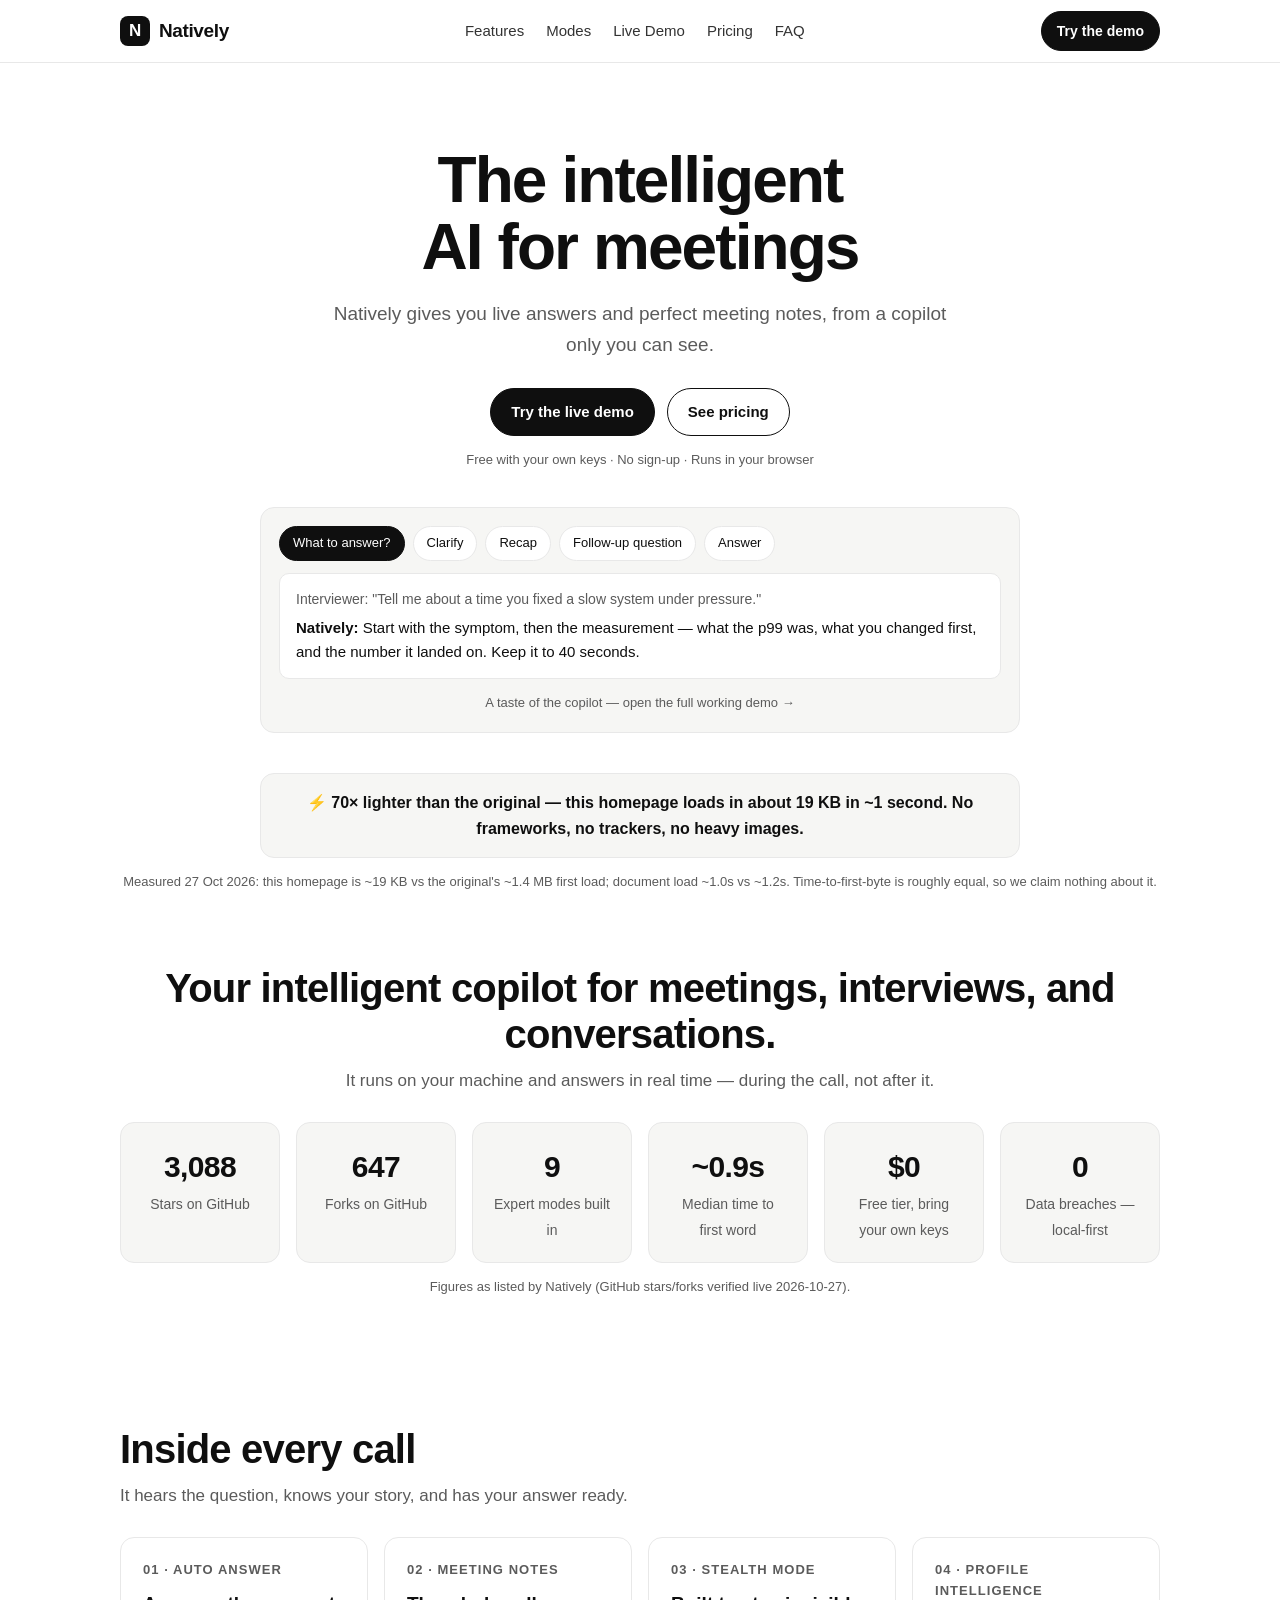
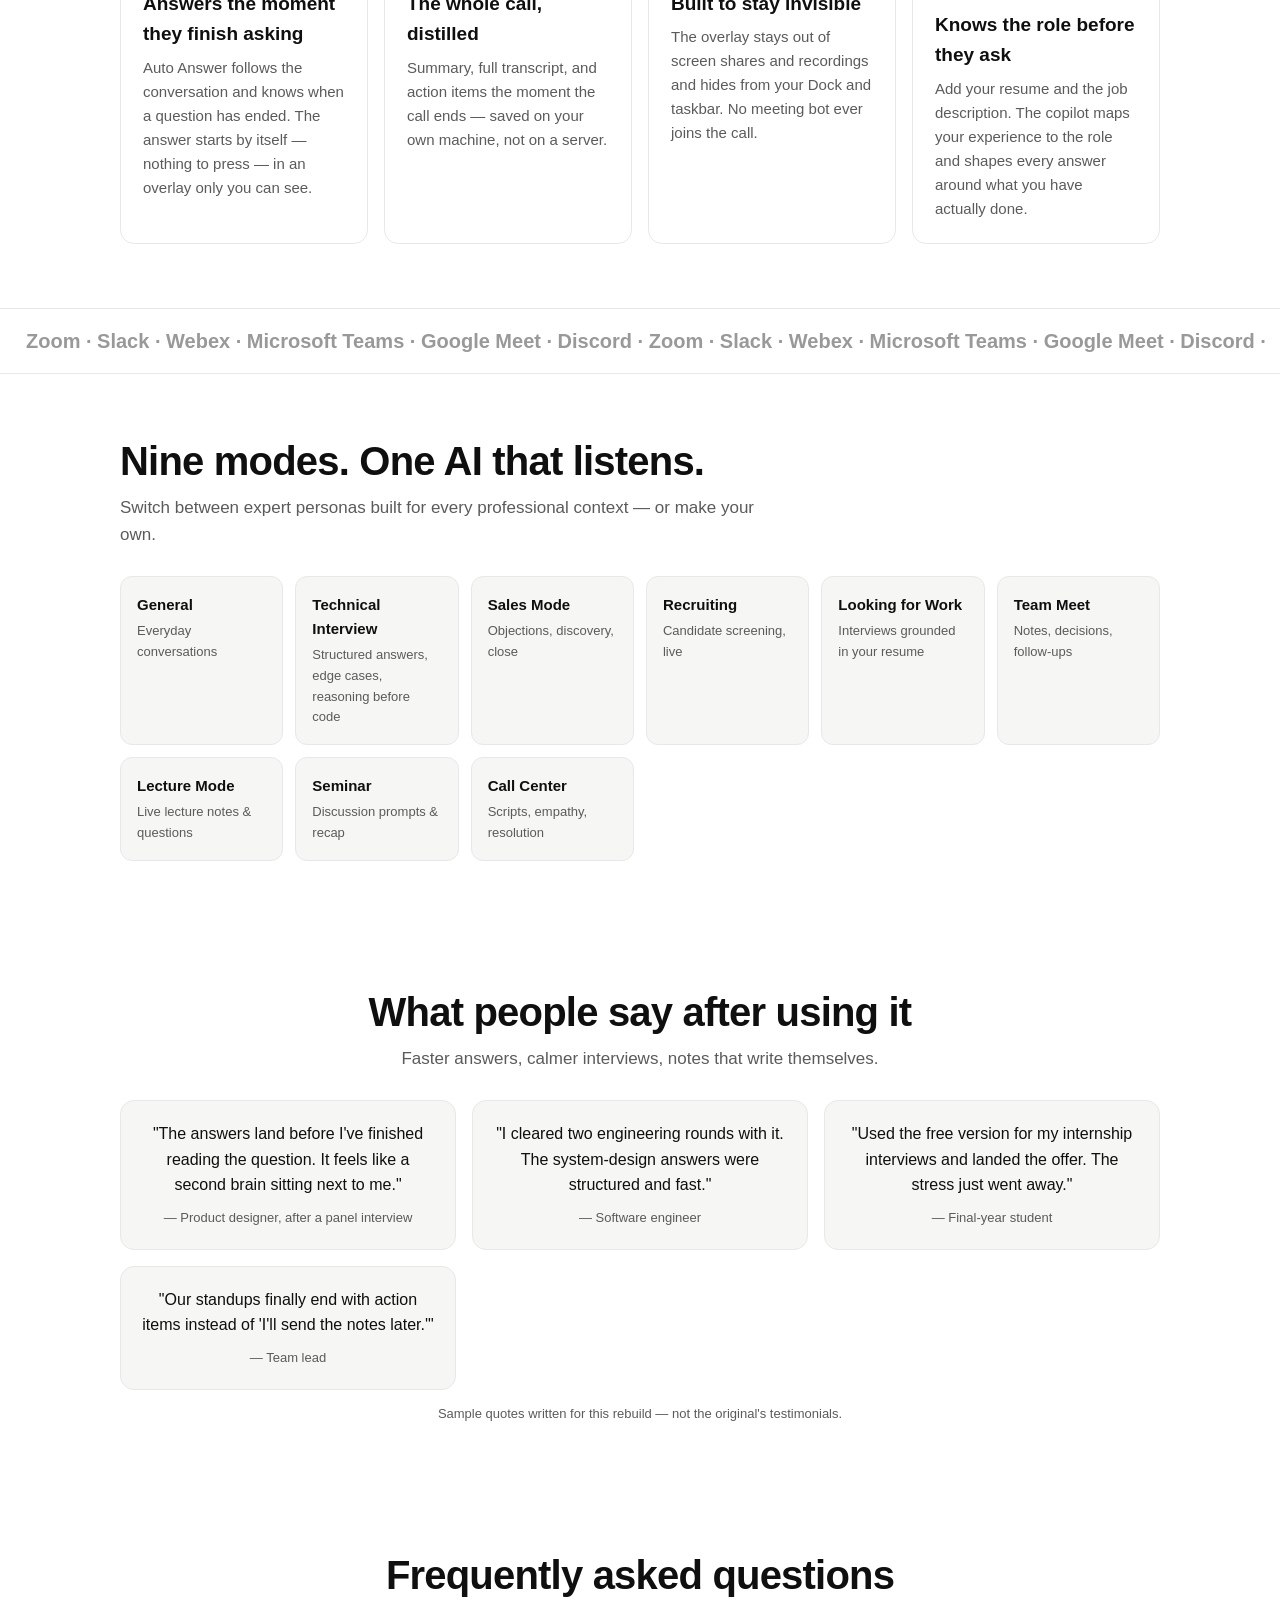
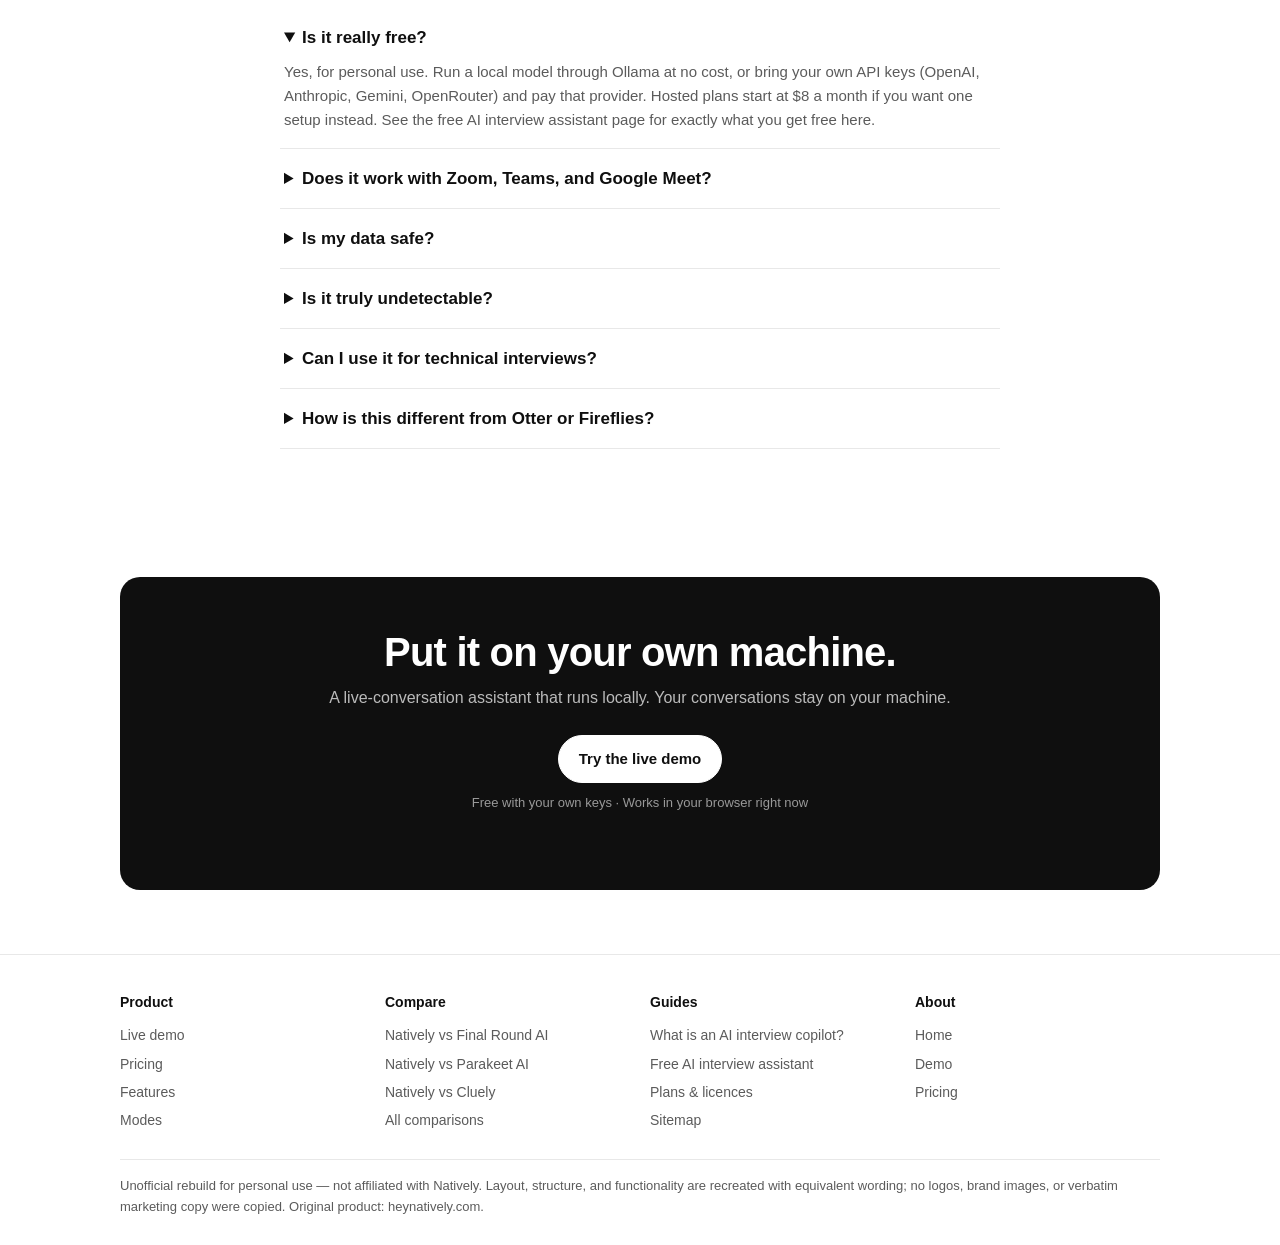
<file: index.html>
<!DOCTYPE html>
<html lang="en">
<head>
<meta charset="UTF-8">
<meta name="viewport" content="width=device-width, initial-scale=1.0">
<title>Natively — Real-time AI Copilot for Interviews &amp; Meetings</title>
<meta name="description" content="Natively is a real-time AI interview copilot for interviews, meetings, and calls. Live answers, transcription, notes and summaries — free with your own API keys, no sign-up.">
<link rel="canonical" href="https://natively-clone.pages.dev/">
<meta property="og:type" content="website">
<meta property="og:site_name" content="Natively">
<meta property="og:title" content="Natively — Real-time AI Copilot for Interviews &amp; Meetings">
<meta property="og:description" content="A real-time AI copilot for interviews, meetings, and calls. Live answers, transcription, notes and summaries — free with your own API keys.">
<meta property="og:url" content="https://natively-clone.pages.dev/">
<meta name="twitter:card" content="summary">
<meta name="twitter:title" content="Natively — Real-time AI Copilot for Interviews &amp; Meetings">
<meta name="twitter:description" content="A real-time AI copilot for interviews, meetings, and calls. Live answers, transcription, notes and summaries — free with your own API keys.">
<script type="application/ld+json">
{"@context":"https://schema.org","@type":"SoftwareApplication","name":"Natively","applicationCategory":"BusinessApplication","operatingSystem":"Web","url":"https://natively-clone.pages.dev/","description":"A real-time AI copilot for interviews, meetings, and calls. Live answers, transcription, notes and summaries — free with your own API keys.","offers":{"@type":"Offer","price":"0","priceCurrency":"USD"}}
</script>
<script type="application/ld+json">
{"@context":"https://schema.org","@type":"FAQPage","mainEntity":[
{"@type":"Question","name":"Is it really free?","acceptedAnswer":{"@type":"Answer","text":"Yes, for personal use. Run a local model through Ollama at no cost, or bring your own API keys (OpenAI, Anthropic, Gemini, OpenRouter) and pay that provider. Hosted plans start at $8 a month if you want one setup instead."}},
{"@type":"Question","name":"Does it work with Zoom, Teams, and Google Meet?","acceptedAnswer":{"@type":"Answer","text":"Yes. It captures your computer's audio, so it works with Zoom, Microsoft Teams, Google Meet, Slack, Discord, and any other desktop app that plays the call's sound."}},
{"@type":"Question","name":"Is my data safe?","acceptedAnswer":{"@type":"Answer","text":"It is built privacy-first: transcripts, embeddings, and keys stay on your machine. Only product-usage events (which features were used) are reported — never what was said or shown."}},
{"@type":"Question","name":"Is it truly undetectable?","acceptedAnswer":{"@type":"Answer","text":"Yes. It runs entirely on your machine and captures system audio directly. It does not join calls as a bot, extension, or browser plugin, so it is invisible to other participants."}},
{"@type":"Question","name":"Can I use it for technical interviews?","acceptedAnswer":{"@type":"Answer","text":"Yes — coding, system design, and behavioral rounds are first-class modes. Users are responsible for complying with their company policies and interview guidelines."}},
{"@type":"Question","name":"How is this different from Otter or Fireflies?","acceptedAnswer":{"@type":"Answer","text":"Otter and Fireflies join a call with a bot by default. This copilot never does: it listens on your own machine, so no recorder appears in the participant list, and it suggests answers while the call is running — not only notes afterwards."}}
]}
</script>
<link rel="stylesheet" href="styles.css">
<link rel="icon" href="data:image/svg+xml,<svg xmlns='http://www.w3.org/2000/svg' viewBox='0 0 100 100'><rect width='100' height='100' rx='22' fill='%230f0f0f'/><text x='50' y='68' font-size='52' font-family='Arial' font-weight='bold' fill='white' text-anchor='middle'>N</text></svg>">
</head>
<body>
<header class="site">
  <div class="wrap nav">
    <a class="logo" href="index.html"><span class="mark">N</span> Natively</a>
    <nav class="nav-links">
      <a href="#features">Features</a>
      <a href="#modes">Modes</a>
      <a href="demo.html">Live Demo</a>
      <a href="pricing.html">Pricing</a>
      <a href="#faq">FAQ</a>
    </nav>
    <a class="btn small" href="demo.html" style="margin-left:auto">Try the demo</a>
  </div>
</header>

<div class="wrap hero">
  <h1>The intelligent<br>AI for meetings</h1>
  <p class="sub">Natively gives you live answers and perfect meeting notes, from a copilot only you can see.</p>
  <div class="cta-row">
    <a class="btn" href="demo.html">Try the live demo</a>
    <a class="btn ghost" href="pricing.html">See pricing</a>
  </div>
  <p class="fine">Free with your own keys · No sign-up · Runs in your browser</p>

  <div class="demo-shell">
    <div class="chips">
      <span class="chip on">What to answer?</span><span class="chip">Clarify</span><span class="chip">Recap</span><span class="chip">Follow-up question</span><span class="chip">Answer</span>
    </div>
    <div class="qa">
      <div class="q" id="demo-q">Interviewer: "Tell me about a time you fixed a slow system under pressure."</div>
      <div class="a" id="demo-a"><b>Natively:</b> Start with the symptom, then the measurement — what the p99 was, what you changed first, and the number it landed on. Keep it to 40 seconds.</div>
    </div>
    <p class="fine" style="text-align:center">A taste of the copilot — <a href="demo.html">open the full working demo →</a></p>
  </div>
</div>

<section class="speed">
  <div class="wrap">
    <p class="speed-badge">⚡ 70× lighter than the original — this homepage loads in about 19 KB in ~1 second. No frameworks, no trackers, no heavy images.</p>
    <p class="fine center">Measured 27 Oct 2026: this homepage is ~19 KB vs the original's ~1.4 MB first load; document load ~1.0s vs ~1.2s. Time-to-first-byte is roughly equal, so we claim nothing about it.</p>
  </div>
</section>

<section class="center">
  <div class="wrap">
    <h2>Your intelligent copilot for meetings, interviews, and conversations.</h2>
    <p class="lede">It runs on your machine and answers in real time — during the call, not after it.</p>
    <div class="stats">
      <div class="stat"><b>3,088</b><span>Stars on GitHub</span></div>
      <div class="stat"><b>647</b><span>Forks on GitHub</span></div>
      <div class="stat"><b>9</b><span>Expert modes built in</span></div>
      <div class="stat"><b>~0.9s</b><span>Median time to first word</span></div>
      <div class="stat"><b>$0</b><span>Free tier, bring your own keys</span></div>
      <div class="stat"><b>0</b><span>Data breaches — local-first</span></div>
    </div>
    <p class="fine">Figures as listed by Natively (GitHub stars/forks verified live 2026-10-27).</p>
  </div>
</section>

<section id="features">
  <div class="wrap">
    <h2>Inside every call</h2>
    <p class="lede">It hears the question, knows your story, and has your answer ready.</p>
    <div class="feats">
      <div class="feat"><div class="n">01 · AUTO ANSWER</div><h3>Answers the moment they finish asking</h3><p>Auto Answer follows the conversation and knows when a question has ended. The answer starts by itself — nothing to press — in an overlay only you can see.</p></div>
      <div class="feat"><div class="n">02 · MEETING NOTES</div><h3>The whole call, distilled</h3><p>Summary, full transcript, and action items the moment the call ends — saved on your own machine, not on a server.</p></div>
      <div class="feat"><div class="n">03 · STEALTH MODE</div><h3>Built to stay invisible</h3><p>The overlay stays out of screen shares and recordings and hides from your Dock and taskbar. No meeting bot ever joins the call.</p></div>
      <div class="feat"><div class="n">04 · PROFILE INTELLIGENCE</div><h3>Knows the role before they ask</h3><p>Add your resume and the job description. The copilot maps your experience to the role and shapes every answer around what you have actually done.</p></div>
    </div>
  </div>
</section>

<div class="marquee" aria-hidden="true">
  <span>Zoom · Slack · Webex · Microsoft Teams · Google Meet · Discord · Zoom · Slack · Webex · Microsoft Teams · Google Meet · Discord ·&nbsp;</span><span>Zoom · Slack · Webex · Microsoft Teams · Google Meet · Discord · Zoom · Slack · Webex · Microsoft Teams · Google Meet · Discord ·&nbsp;</span>
</div>

<section id="modes">
  <div class="wrap">
    <h2>Nine modes. One AI that listens.</h2>
    <p class="lede">Switch between expert personas built for every professional context — or make your own.</p>
    <div class="modes">
      <a class="mode" href="demo.html?mode=general">General<small>Everyday conversations</small></a>
      <a class="mode" href="demo.html?mode=technical">Technical Interview<small>Structured answers, edge cases, reasoning before code</small></a>
      <a class="mode" href="demo.html?mode=sales">Sales Mode<small>Objections, discovery, close</small></a>
      <a class="mode" href="demo.html?mode=recruiting">Recruiting<small>Candidate screening, live</small></a>
      <a class="mode" href="demo.html?mode=jobsearch">Looking for Work<small>Interviews grounded in your resume</small></a>
      <a class="mode" href="demo.html?mode=team">Team Meet<small>Notes, decisions, follow-ups</small></a>
      <a class="mode" href="demo.html?mode=lecture">Lecture Mode<small>Live lecture notes &amp; questions</small></a>
      <a class="mode" href="demo.html?mode=seminar">Seminar<small>Discussion prompts &amp; recap</small></a>
      <a class="mode" href="demo.html?mode=callcenter">Call Center<small>Scripts, empathy, resolution</small></a>
    </div>
  </div>
</section>

<section class="center">
  <div class="wrap">
    <h2>What people say after using it</h2>
    <p class="lede">Faster answers, calmer interviews, notes that write themselves.</p>
    <div class="quotes">
      <div class="quote"><p>"The answers land before I've finished reading the question. It feels like a second brain sitting next to me."</p><span>— Product designer, after a panel interview</span></div>
      <div class="quote"><p>"I cleared two engineering rounds with it. The system-design answers were structured and fast."</p><span>— Software engineer</span></div>
      <div class="quote"><p>"Used the free version for my internship interviews and landed the offer. The stress just went away."</p><span>— Final-year student</span></div>
      <div class="quote"><p>"Our standups finally end with action items instead of 'I'll send the notes later.'"</p><span>— Team lead</span></div>
    </div>
    <p class="fine">Sample quotes written for this rebuild — not the original's testimonials.</p>
  </div>
</section>

<section id="faq">
  <div class="wrap">
    <h2 class="center">Frequently asked questions</h2>
    <div class="faq">
      <details open><summary>Is it really free?</summary><p>Yes, for personal use. Run a local model through Ollama at no cost, or bring your own API keys (OpenAI, Anthropic, Gemini, OpenRouter) and pay that provider. Hosted plans start at $8 a month if you want one setup instead. See the <a href="free-interview-assistant.html">free AI interview assistant</a> page for exactly what you get free here.</p></details>
      <details><summary>Does it work with Zoom, Teams, and Google Meet?</summary><p>Yes. It captures your computer's audio, so it works with Zoom, Microsoft Teams, Google Meet, Slack, Discord, and any other desktop app that plays the call's sound.</p></details>
      <details><summary>Is my data safe?</summary><p>It is built privacy-first: transcripts, embeddings, and keys stay on your machine. Only product-usage events (which features were used) are reported — never what was said or shown.</p></details>
      <details><summary>Is it truly undetectable?</summary><p>Yes. It runs entirely on your machine and captures system audio directly. It does not join calls as a bot, extension, or browser plugin, so it is invisible to other participants.</p></details>
      <details><summary>Can I use it for technical interviews?</summary><p>Yes — coding, system design, and behavioral rounds are first-class modes. Users are responsible for complying with their company policies and interview guidelines.</p></details>
      <details><summary>How is this different from Otter or Fireflies?</summary><p>Otter and Fireflies join a call with a bot by default. This copilot never does: it listens on your own machine, so no recorder appears in the participant list, and it suggests answers while the call is running — not only notes afterwards. For a side-by-side look at the other live-answer tools, see <a href="compare.html">how Natively compares with Final Round AI, Cluely, and Parakeet</a>.</p></details>
    </div>
  </div>
</section>

<section>
  <div class="wrap">
    <div class="cta-final">
      <h2>Put it on your own machine.</h2>
      <p>A live-conversation assistant that runs locally. Your conversations stay on your machine.</p>
      <a class="btn" href="demo.html">Try the live demo</a>
      <p class="fine" style="color:#999">Free with your own keys · Works in your browser right now</p>
    </div>
  </div>
</section>

<footer>
  <div class="wrap">
    <div class="foot-grid">
      <div><h4>Product</h4><a href="demo.html">Live demo</a><a href="pricing.html">Pricing</a><a href="#features">Features</a><a href="#modes">Modes</a></div>
      <div><h4>Compare</h4><a href="compare.html">Natively vs Final Round AI</a><a href="compare.html">Natively vs Parakeet AI</a><a href="compare.html">Natively vs Cluely</a><a href="compare.html">All comparisons</a></div>
      <div><h4>Guides</h4><a href="ai-interview-copilot.html">What is an AI interview copilot?</a><a href="free-interview-assistant.html">Free AI interview assistant</a><a href="pricing.html">Plans &amp; licences</a><a href="sitemap.xml">Sitemap</a></div>
      <div><h4>About</h4><a href="index.html">Home</a><a href="demo.html">Demo</a><a href="pricing.html">Pricing</a></div>
    </div>
    <p class="disclaimer">Unofficial rebuild for personal use — not affiliated with Natively. Layout, structure, and functionality are recreated with equivalent wording; no logos, brand images, or verbatim marketing copy were copied. Original product: heynatively.com.</p>
  </div>
</footer>

<script>
const QA=[
 ["Interviewer: \"Tell me about a time you fixed a slow system under pressure.\"","<b>Natively:</b> Start with the symptom, then the measurement — what the p99 was, what you changed first, and the number it landed on. Keep it to 40 seconds."],
 ["Interviewer: \"Why should we hire you for this role?\"","<b>Natively:</b> Tie three things from your resume to three things in the job description. End with the outcome you already delivered in that exact area."],
 ["Interviewer: \"Design a rate limiter. How do you approach it?\"","<b>Natively:</b> Clarify scope first — per-user or global, burst policy, storage. Then token bucket, O(1) per request, and name the trade-offs before writing code."],
 ["Interviewer: \"What is your greatest weakness?\"","<b>Natively:</b> Name a real one, show the system you built to manage it, and give the result. Never claim perfection."]];
let qi=0;
setInterval(()=>{qi=(qi+1)%QA.length;const q=document.getElementById('demo-q'),a=document.getElementById('demo-a');if(q&&a){q.textContent=QA[qi][0];a.innerHTML=QA[qi][1];}},6000);
</script>
</body>
</html>
</file>
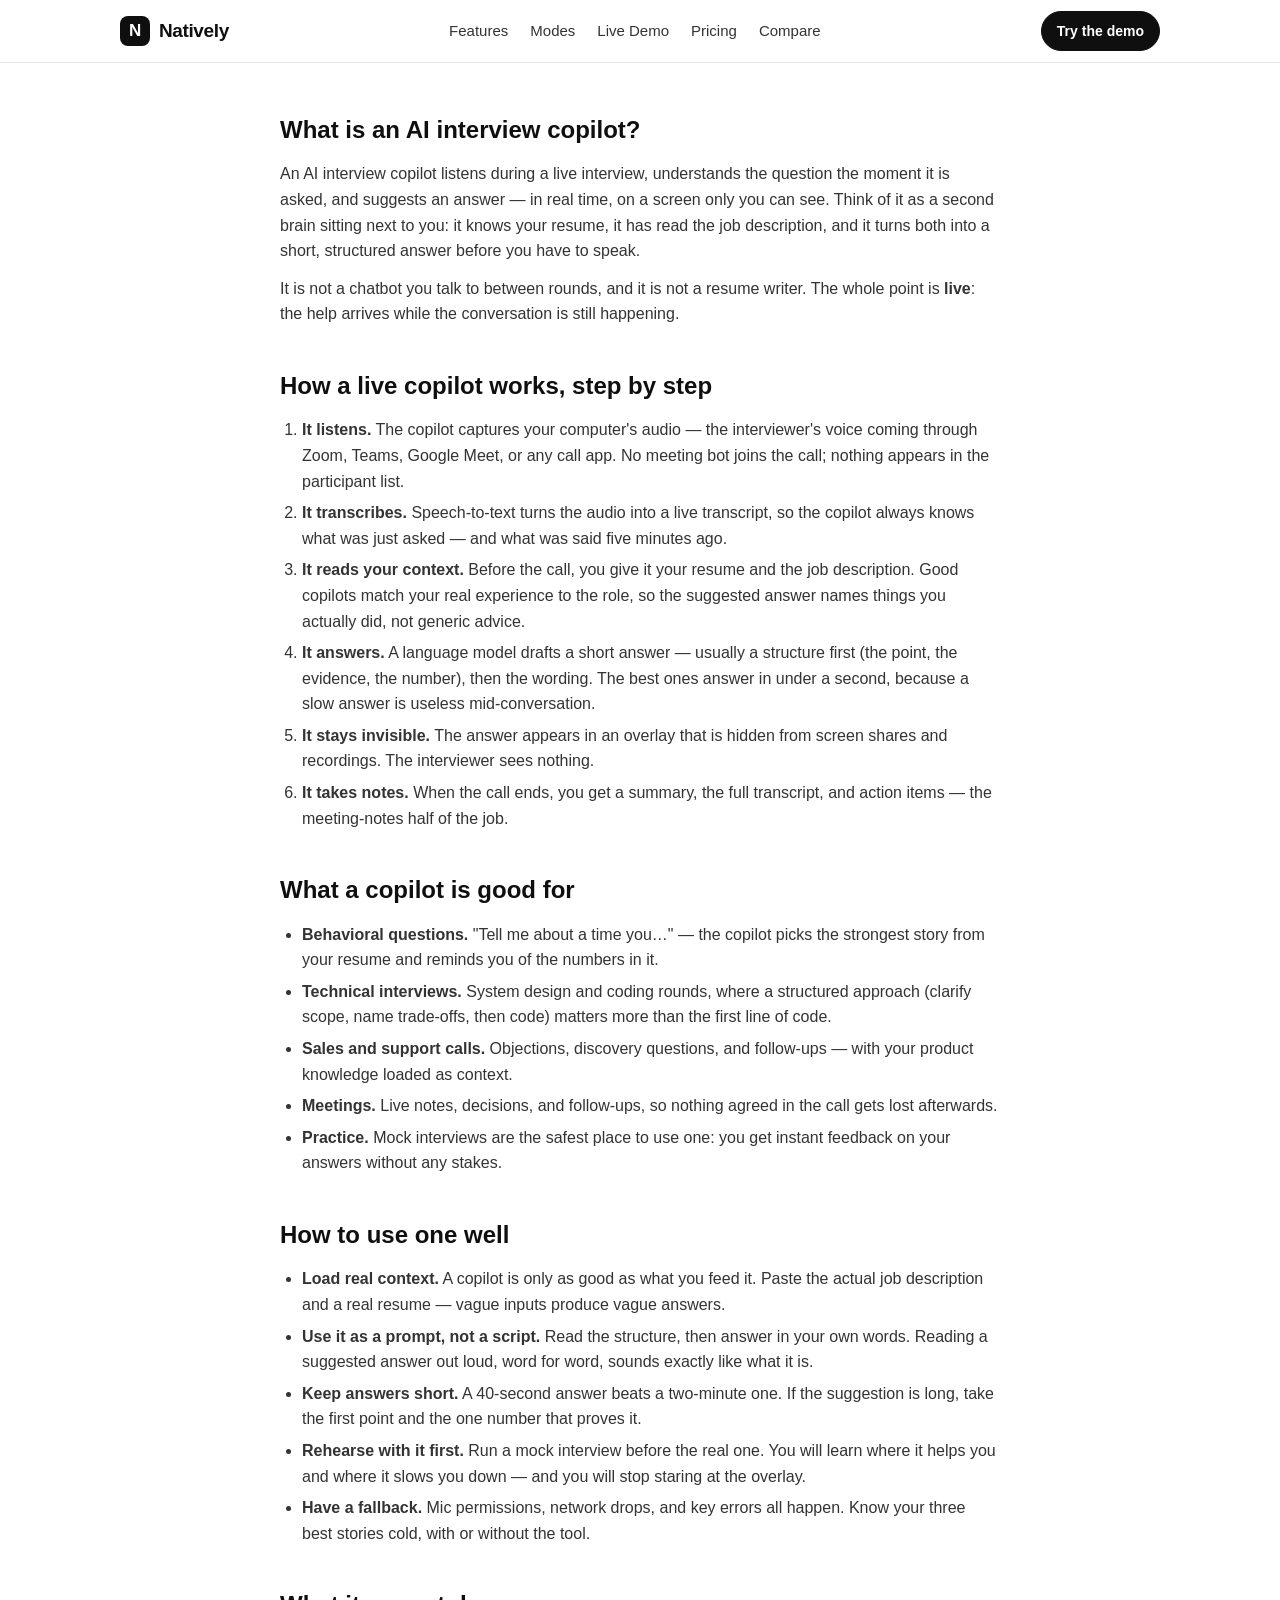
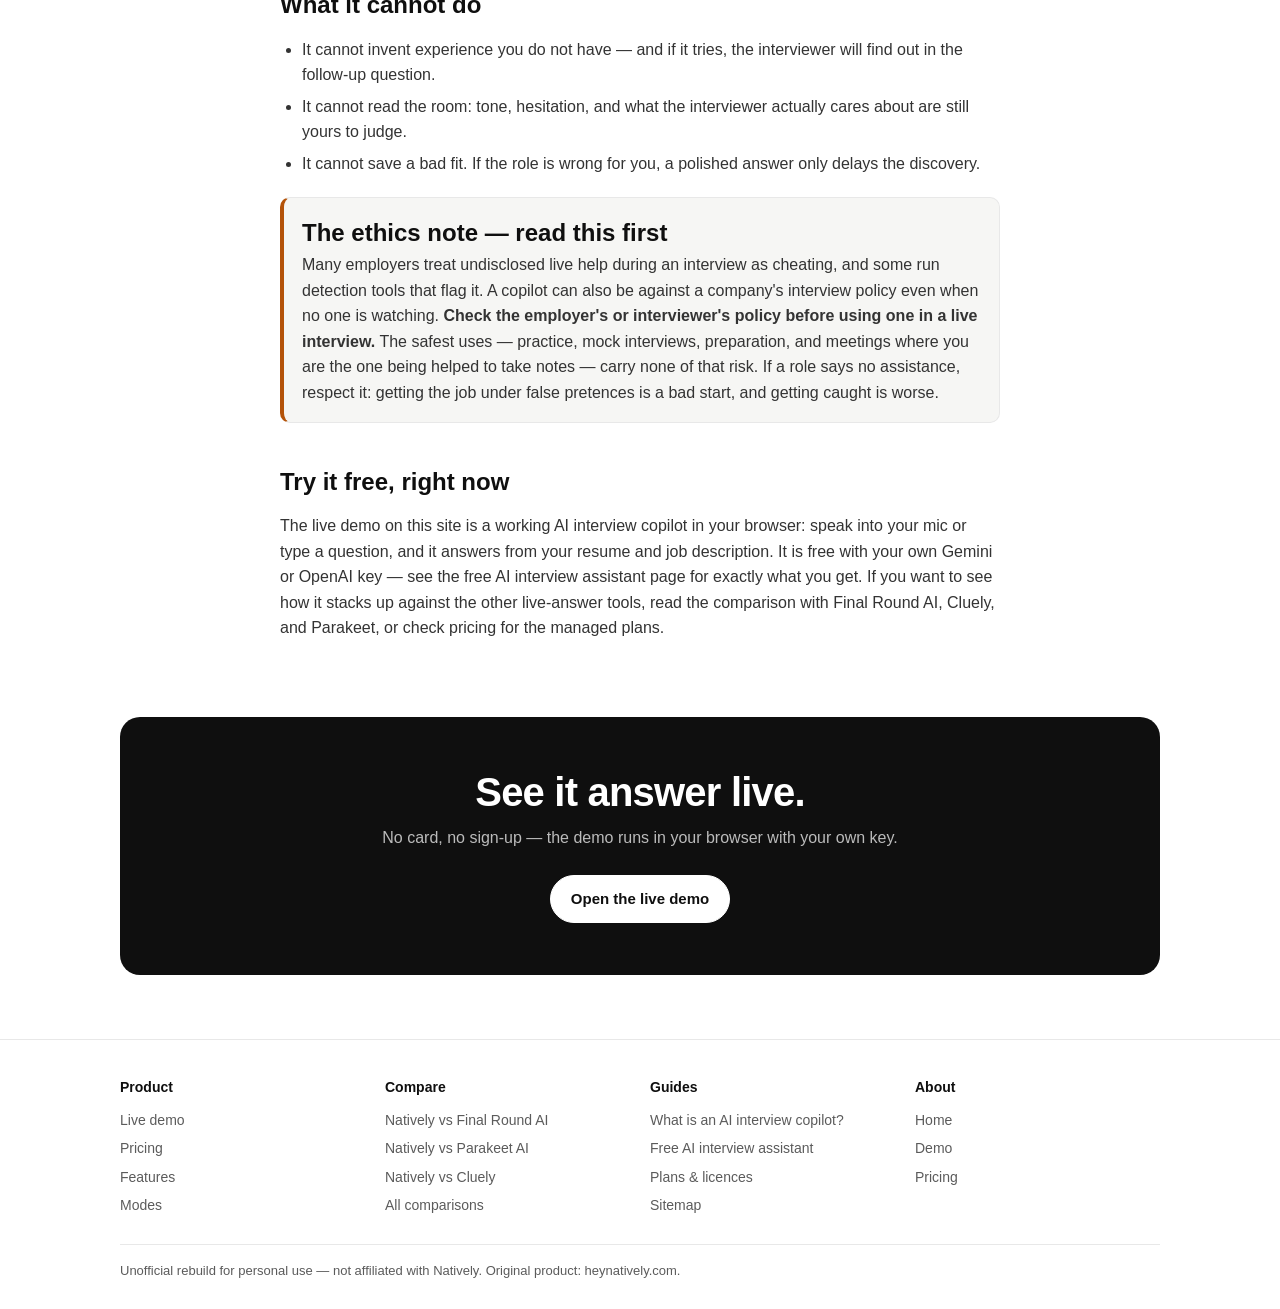
<file: ai-interview-copilot.html>
<!DOCTYPE html>
<html lang="en">
<head>
<meta charset="UTF-8">
<meta name="viewport" content="width=device-width, initial-scale=1.0">
<title>What Is an AI Interview Copilot? How Live Copilots Work | Natively</title>
<meta name="description" content="An AI interview copilot listens during a live interview, transcribes the question, and suggests an answer from your resume and the job description — in real time. How it works, how to use one well, and the ethics to know first.">
<link rel="canonical" href="https://natively-clone.pages.dev/ai-interview-copilot">
<meta property="og:type" content="article">
<meta property="og:site_name" content="Natively">
<meta property="og:title" content="What Is an AI Interview Copilot? How Live Copilots Work">
<meta property="og:description" content="An AI interview copilot listens during a live interview and suggests answers from your resume and the job description — in real time. How it works, how to use one well, and the ethics to know first.">
<meta property="og:url" content="https://natively-clone.pages.dev/ai-interview-copilot">
<meta name="twitter:card" content="summary">
<meta name="twitter:title" content="What Is an AI Interview Copilot? How Live Copilots Work">
<meta name="twitter:description" content="An AI interview copilot listens during a live interview and suggests answers from your resume and the job description — in real time.">
<script type="application/ld+json">
{"@context":"https://schema.org","@type":"SoftwareApplication","name":"Natively","applicationCategory":"BusinessApplication","operatingSystem":"Web","url":"https://natively-clone.pages.dev/ai-interview-copilot","description":"An AI interview copilot listens during a live interview, transcribes the question, and suggests an answer from your resume and the job description — in real time.","offers":{"@type":"Offer","price":"0","priceCurrency":"USD"}}
</script>
<script type="application/ld+json">
{"@context":"https://schema.org","@type":"FAQPage","mainEntity":[
{"@type":"Question","name":"What is an AI interview copilot?","acceptedAnswer":{"@type":"Answer","text":"An AI interview copilot is a tool that listens to a live interview, transcribes what the interviewer asks, and suggests an answer in real time — usually from an overlay only you can see. It grounds its answers in your resume and the job description, so the suggestions sound like you, not like a generic chatbot."}},
{"@type":"Question","name":"Is using an AI interview copilot cheating?","acceptedAnswer":{"@type":"Answer","text":"It depends on the employer's rules. Many companies treat undisclosed live help during an interview as cheating, and some run detection tools. Always check the interviewer's policy first. A copilot is safest for practice, mock interviews, and preparation — and only for live interviews where its use is allowed."}},
{"@type":"Question","name":"Can I try an AI interview copilot for free?","acceptedAnswer":{"@type":"Answer","text":"Yes. This site's live demo is free: bring your own Gemini or OpenAI key, paste your resume and the job description, and speak or type a question. See the free AI interview assistant page for exactly what you get without paying."}}
]}
</script>
<link rel="stylesheet" href="styles.css">
<link rel="icon" href="data:image/svg+xml,<svg xmlns='http://www.w3.org/2000/svg' viewBox='0 0 100 100'><rect width='100' height='100' rx='22' fill='%230f0f0f'/><text x='50' y='68' font-size='52' font-family='Arial' font-weight='bold' fill='white' text-anchor='middle'>N</text></svg>">
</head>
<body>
<header class="site">
  <div class="wrap nav">
    <a class="logo" href="index.html"><span class="mark">N</span> Natively</a>
    <nav class="nav-links">
      <a href="index.html#features">Features</a>
      <a href="index.html#modes">Modes</a>
      <a href="demo.html">Live Demo</a>
      <a href="pricing.html">Pricing</a>
      <a href="compare.html">Compare</a>
    </nav>
    <a class="btn small" href="demo.html" style="margin-left:auto">Try the demo</a>
  </div>
</header>

<article class="wrap article" style="padding-top:48px">
  <h1>What is an AI interview copilot?</h1>
  <p class="lede">An AI interview copilot listens during a live interview, understands the question the moment it is asked, and suggests an answer — in real time, on a screen only you can see. Think of it as a second brain sitting next to you: it knows your resume, it has read the job description, and it turns both into a short, structured answer before you have to speak.</p>
  <p>It is not a chatbot you talk to between rounds, and it is not a resume writer. The whole point is <strong>live</strong>: the help arrives while the conversation is still happening.</p>

  <h2>How a live copilot works, step by step</h2>
  <ol>
    <li><strong>It listens.</strong> The copilot captures your computer's audio — the interviewer's voice coming through Zoom, Teams, Google Meet, or any call app. No meeting bot joins the call; nothing appears in the participant list.</li>
    <li><strong>It transcribes.</strong> Speech-to-text turns the audio into a live transcript, so the copilot always knows what was just asked — and what was said five minutes ago.</li>
    <li><strong>It reads your context.</strong> Before the call, you give it your resume and the job description. Good copilots match your real experience to the role, so the suggested answer names things you actually did, not generic advice.</li>
    <li><strong>It answers.</strong> A language model drafts a short answer — usually a structure first (the point, the evidence, the number), then the wording. The best ones answer in under a second, because a slow answer is useless mid-conversation.</li>
    <li><strong>It stays invisible.</strong> The answer appears in an overlay that is hidden from screen shares and recordings. The interviewer sees nothing.</li>
    <li><strong>It takes notes.</strong> When the call ends, you get a summary, the full transcript, and action items — the meeting-notes half of the job.</li>
  </ol>

  <h2>What a copilot is good for</h2>
  <ul>
    <li><strong>Behavioral questions.</strong> "Tell me about a time you…" — the copilot picks the strongest story from your resume and reminds you of the numbers in it.</li>
    <li><strong>Technical interviews.</strong> System design and coding rounds, where a structured approach (clarify scope, name trade-offs, then code) matters more than the first line of code.</li>
    <li><strong>Sales and support calls.</strong> Objections, discovery questions, and follow-ups — with your product knowledge loaded as context.</li>
    <li><strong>Meetings.</strong> Live notes, decisions, and follow-ups, so nothing agreed in the call gets lost afterwards.</li>
    <li><strong>Practice.</strong> Mock interviews are the safest place to use one: you get instant feedback on your answers without any stakes.</li>
  </ul>

  <h2>How to use one well</h2>
  <ul>
    <li><strong>Load real context.</strong> A copilot is only as good as what you feed it. Paste the actual job description and a real resume — vague inputs produce vague answers.</li>
    <li><strong>Use it as a prompt, not a script.</strong> Read the structure, then answer in your own words. Reading a suggested answer out loud, word for word, sounds exactly like what it is.</li>
    <li><strong>Keep answers short.</strong> A 40-second answer beats a two-minute one. If the suggestion is long, take the first point and the one number that proves it.</li>
    <li><strong>Rehearse with it first.</strong> Run a mock interview before the real one. You will learn where it helps you and where it slows you down — and you will stop staring at the overlay.</li>
    <li><strong>Have a fallback.</strong> Mic permissions, network drops, and key errors all happen. Know your three best stories cold, with or without the tool.</li>
  </ul>

  <h2>What it cannot do</h2>
  <ul>
    <li>It cannot invent experience you do not have — and if it tries, the interviewer will find out in the follow-up question.</li>
    <li>It cannot read the room: tone, hesitation, and what the interviewer actually cares about are still yours to judge.</li>
    <li>It cannot save a bad fit. If the role is wrong for you, a polished answer only delays the discovery.</li>
  </ul>

  <div class="callout">
    <h2 style="margin-top:0">The ethics note — read this first</h2>
    <p>Many employers treat undisclosed live help during an interview as cheating, and some run detection tools that flag it. A copilot can also be against a company's interview policy even when no one is watching. <strong>Check the employer's or interviewer's policy before using one in a live interview.</strong> The safest uses — practice, mock interviews, preparation, and meetings where you are the one being helped to take notes — carry none of that risk. If a role says no assistance, respect it: getting the job under false pretences is a bad start, and getting caught is worse.</p>
  </div>

  <h2>Try it free, right now</h2>
  <p>The <a href="demo.html">live demo on this site</a> is a working AI interview copilot in your browser: speak into your mic or type a question, and it answers from your resume and job description. It is free with your own Gemini or OpenAI key — see the <a href="free-interview-assistant.html">free AI interview assistant</a> page for exactly what you get. If you want to see how it stacks up against the other live-answer tools, read the <a href="compare.html">comparison with Final Round AI, Cluely, and Parakeet</a>, or check <a href="pricing.html">pricing</a> for the managed plans.</p>
</article>

<section>
  <div class="wrap">
    <div class="cta-final">
      <h2>See it answer live.</h2>
      <p>No card, no sign-up — the demo runs in your browser with your own key.</p>
      <a class="btn" href="demo.html">Open the live demo</a>
    </div>
  </div>
</section>

<footer>
  <div class="wrap">
    <div class="foot-grid">
      <div><h4>Product</h4><a href="demo.html">Live demo</a><a href="pricing.html">Pricing</a><a href="index.html#features">Features</a><a href="index.html#modes">Modes</a></div>
      <div><h4>Compare</h4><a href="compare.html">Natively vs Final Round AI</a><a href="compare.html">Natively vs Parakeet AI</a><a href="compare.html">Natively vs Cluely</a><a href="compare.html">All comparisons</a></div>
      <div><h4>Guides</h4><a href="ai-interview-copilot.html">What is an AI interview copilot?</a><a href="free-interview-assistant.html">Free AI interview assistant</a><a href="pricing.html">Plans &amp; licences</a><a href="sitemap.xml">Sitemap</a></div>
      <div><h4>About</h4><a href="index.html">Home</a><a href="demo.html">Demo</a><a href="pricing.html">Pricing</a></div>
    </div>
    <p class="disclaimer">Unofficial rebuild for personal use — not affiliated with Natively. Original product: heynatively.com.</p>
  </div>
</footer>
</body>
</html>
</file>
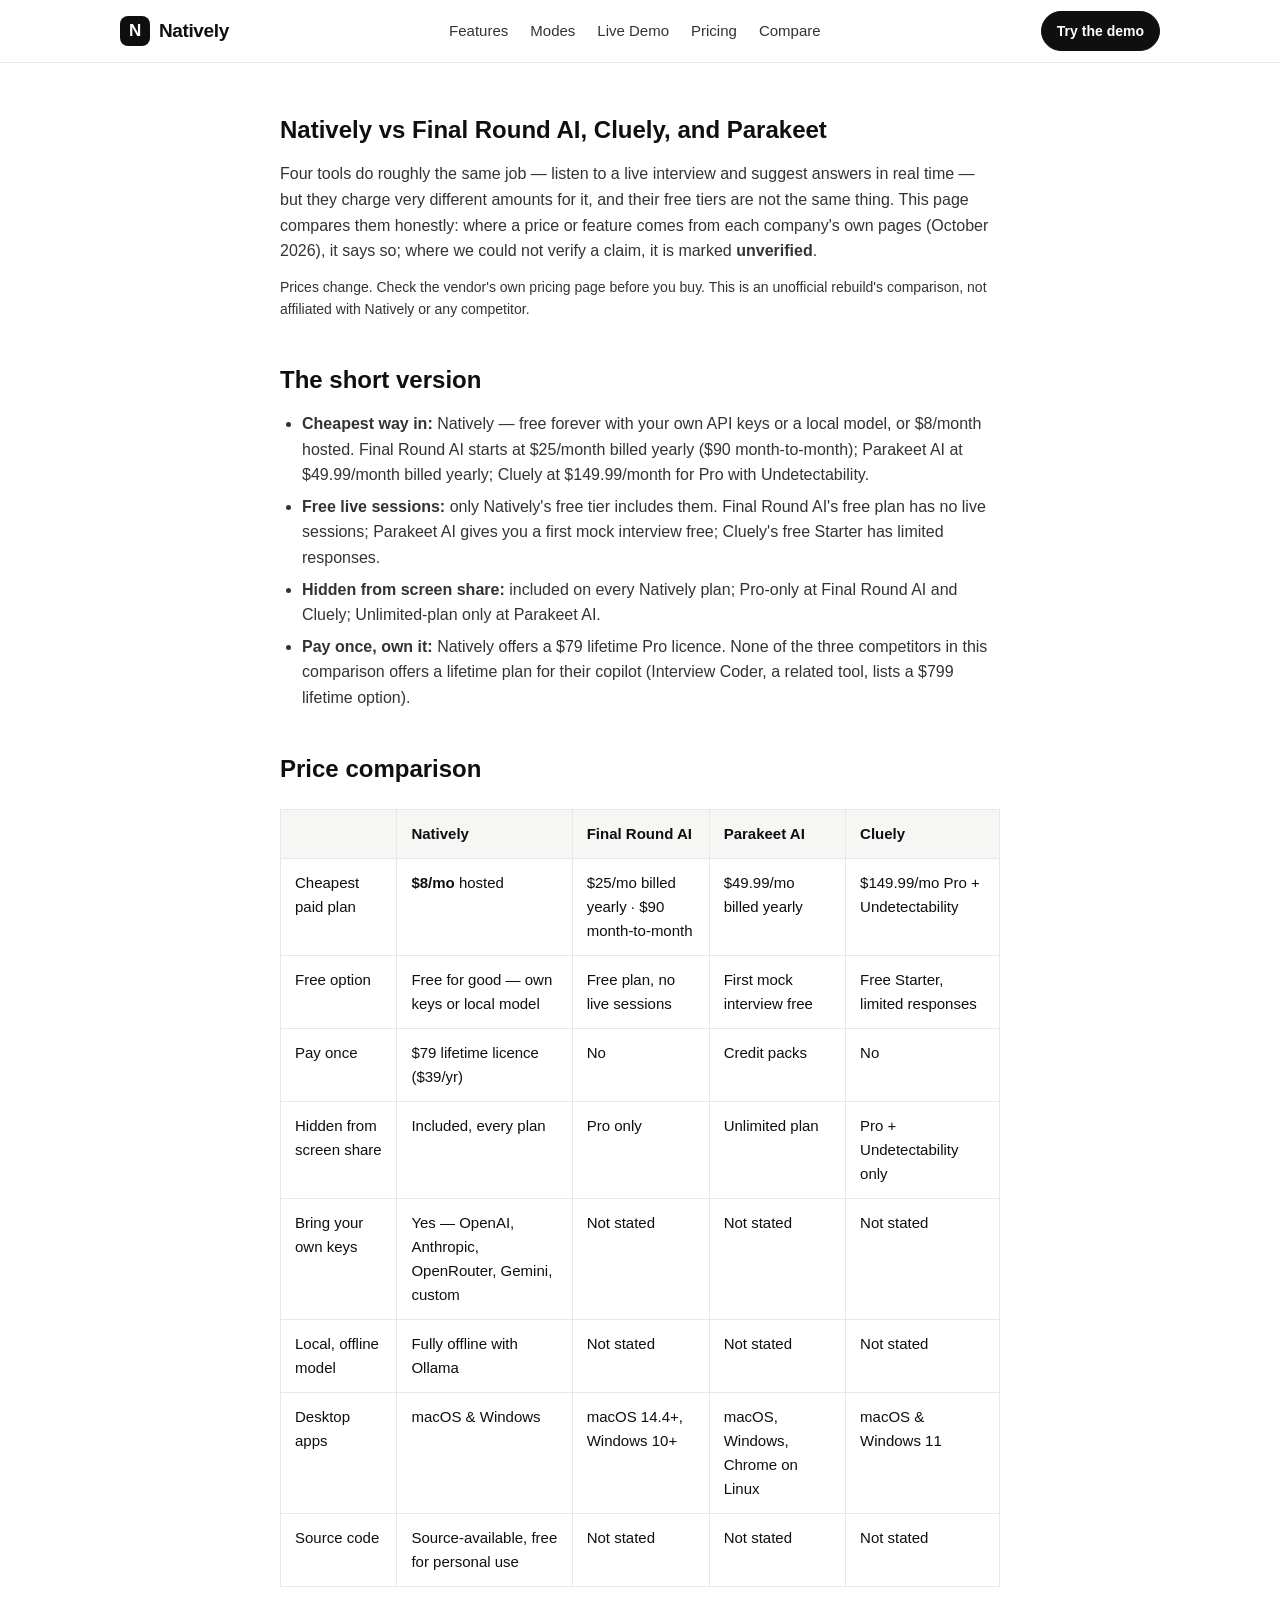
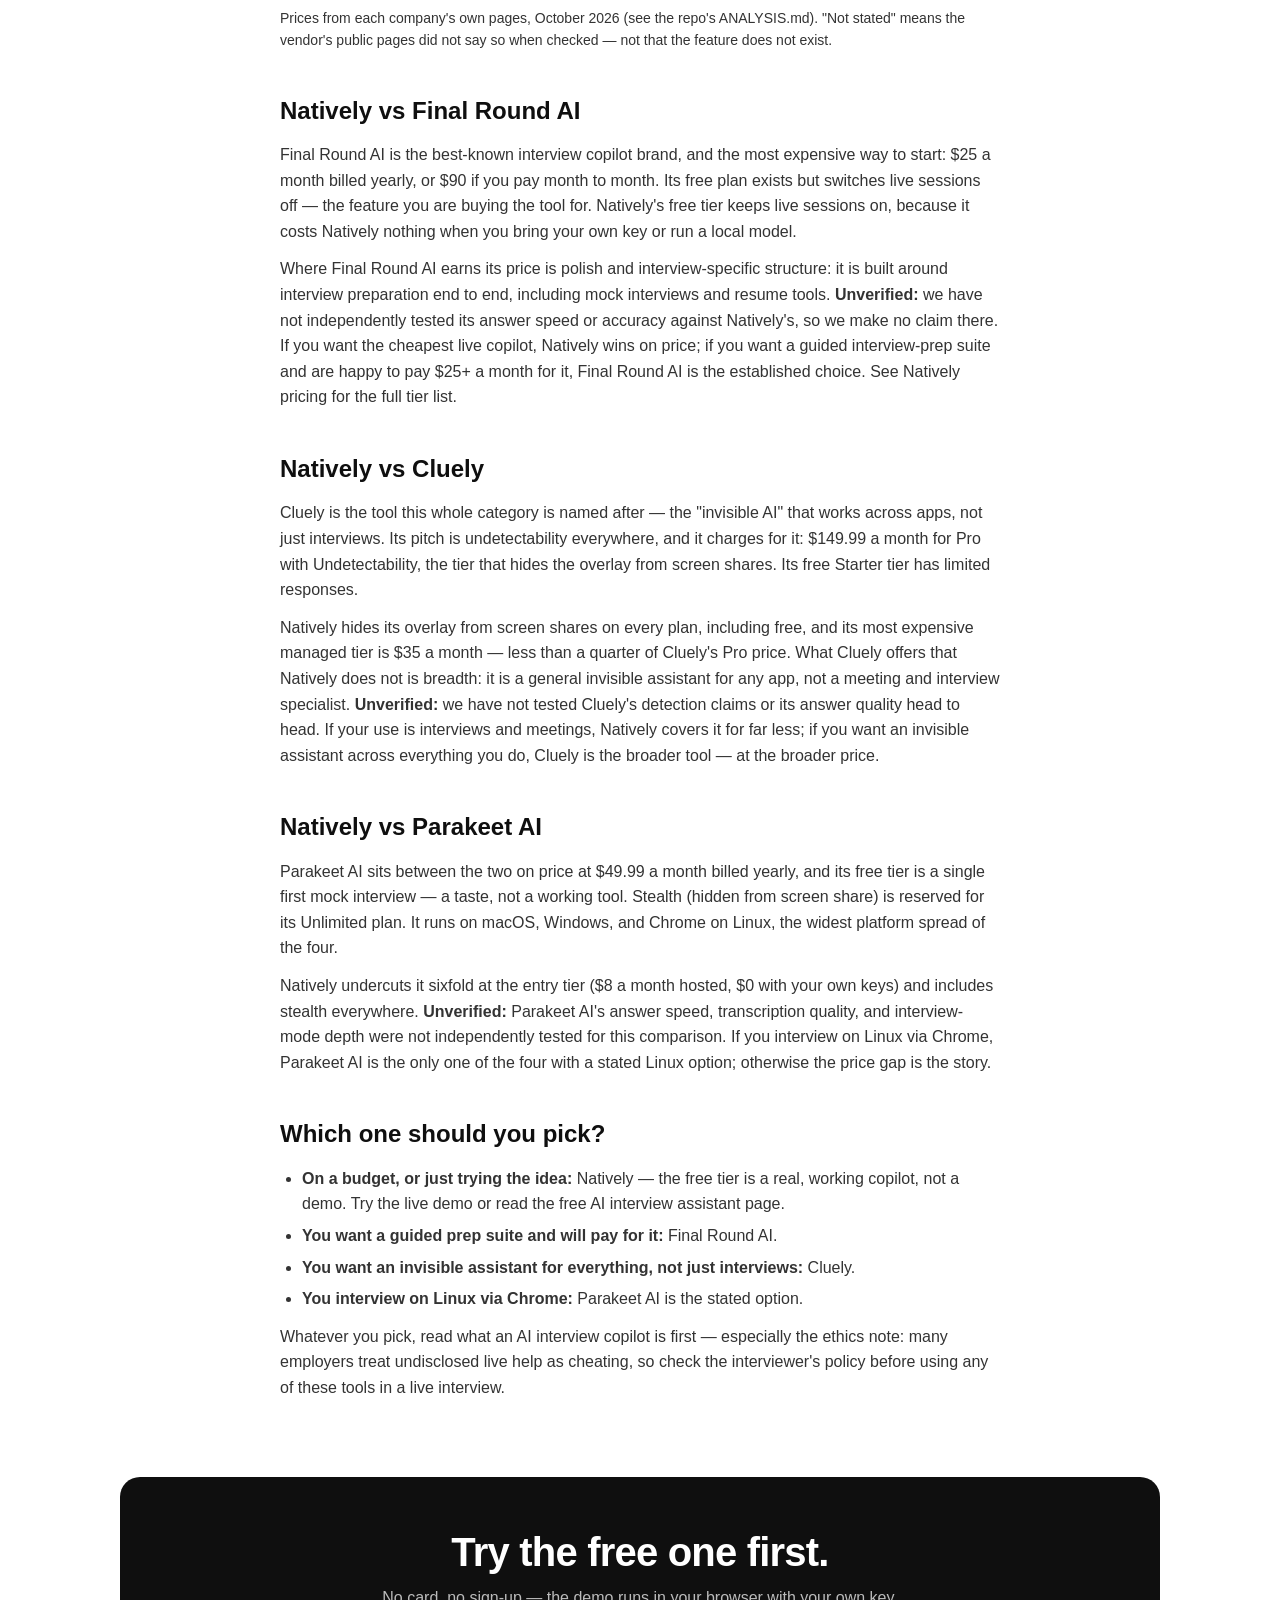
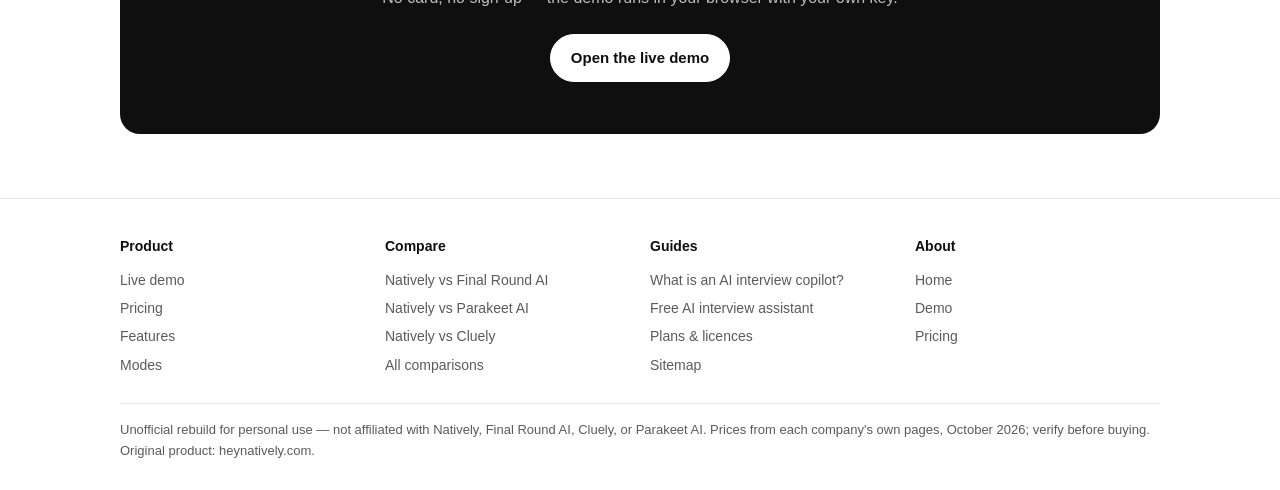
<file: compare.html>
<!DOCTYPE html>
<html lang="en">
<head>
<meta charset="UTF-8">
<meta name="viewport" content="width=device-width, initial-scale=1.0">
<title>Natively vs Final Round AI, Cluely &amp; Parakeet — Honest Comparison | Natively</title>
<meta name="description" content="Honest comparison of Natively vs Final Round AI, Cluely, and Parakeet AI: prices, free tiers, stealth, and bring-your-own-keys. Prices from each company's own pages, October 2026 — unverified claims are marked as such.">
<link rel="canonical" href="https://natively-clone.pages.dev/compare">
<meta property="og:type" content="website">
<meta property="og:site_name" content="Natively">
<meta property="og:title" content="Natively vs Final Round AI, Cluely &amp; Parakeet — Honest Comparison">
<meta property="og:description" content="Prices, free tiers, stealth, and bring-your-own-keys for Natively vs Final Round AI, Cluely, and Parakeet AI. Prices from each company's own pages, October 2026.">
<meta property="og:url" content="https://natively-clone.pages.dev/compare">
<meta name="twitter:card" content="summary">
<meta name="twitter:title" content="Natively vs Final Round AI, Cluely &amp; Parakeet — Honest Comparison">
<meta name="twitter:description" content="Prices, free tiers, stealth, and bring-your-own-keys for Natively vs Final Round AI, Cluely, and Parakeet AI.">
<script type="application/ld+json">
{"@context":"https://schema.org","@type":"SoftwareApplication","name":"Natively","applicationCategory":"BusinessApplication","operatingSystem":"Web","url":"https://natively-clone.pages.dev/compare","description":"Honest comparison of Natively vs Final Round AI, Cluely, and Parakeet AI: prices, free tiers, stealth, and bring-your-own-keys.","offers":{"@type":"Offer","price":"0","priceCurrency":"USD"}}
</script>
<link rel="stylesheet" href="styles.css">
<link rel="icon" href="data:image/svg+xml,<svg xmlns='http://www.w3.org/2000/svg' viewBox='0 0 100 100'><rect width='100' height='100' rx='22' fill='%230f0f0f'/><text x='50' y='68' font-size='52' font-family='Arial' font-weight='bold' fill='white' text-anchor='middle'>N</text></svg>">
</head>
<body>
<header class="site">
  <div class="wrap nav">
    <a class="logo" href="index.html"><span class="mark">N</span> Natively</a>
    <nav class="nav-links">
      <a href="index.html#features">Features</a>
      <a href="index.html#modes">Modes</a>
      <a href="demo.html">Live Demo</a>
      <a href="pricing.html">Pricing</a>
      <a href="compare.html">Compare</a>
    </nav>
    <a class="btn small" href="demo.html" style="margin-left:auto">Try the demo</a>
  </div>
</header>

<article class="wrap article" style="padding-top:48px">
  <h1>Natively vs Final Round AI, Cluely, and Parakeet</h1>
  <p class="lede">Four tools do roughly the same job — listen to a live interview and suggest answers in real time — but they charge very different amounts for it, and their free tiers are not the same thing. This page compares them honestly: where a price or feature comes from each company's own pages (October 2026), it says so; where we could not verify a claim, it is marked <strong>unverified</strong>.</p>
  <p class="muted">Prices change. Check the vendor's own pricing page before you buy. This is an unofficial rebuild's comparison, not affiliated with Natively or any competitor.</p>

  <h2>The short version</h2>
  <ul>
    <li><strong>Cheapest way in:</strong> Natively — free forever with your own API keys or a local model, or $8/month hosted. Final Round AI starts at $25/month billed yearly ($90 month-to-month); Parakeet AI at $49.99/month billed yearly; Cluely at $149.99/month for Pro with Undetectability.</li>
    <li><strong>Free live sessions:</strong> only Natively's free tier includes them. Final Round AI's free plan has no live sessions; Parakeet AI gives you a first mock interview free; Cluely's free Starter has limited responses.</li>
    <li><strong>Hidden from screen share:</strong> included on every Natively plan; Pro-only at Final Round AI and Cluely; Unlimited-plan only at Parakeet AI.</li>
    <li><strong>Pay once, own it:</strong> Natively offers a $79 lifetime Pro licence. None of the three competitors in this comparison offers a lifetime plan for their copilot (Interview Coder, a related tool, lists a $799 lifetime option).</li>
  </ul>

  <h2>Price comparison</h2>
  <table>
    <tr><th></th><th>Natively</th><th>Final Round AI</th><th>Parakeet AI</th><th>Cluely</th></tr>
    <tr><td>Cheapest paid plan</td><td><b>$8/mo</b> hosted</td><td>$25/mo billed yearly · $90 month-to-month</td><td>$49.99/mo billed yearly</td><td>$149.99/mo Pro + Undetectability</td></tr>
    <tr><td>Free option</td><td>Free for good — own keys or local model</td><td>Free plan, no live sessions</td><td>First mock interview free</td><td>Free Starter, limited responses</td></tr>
    <tr><td>Pay once</td><td>$79 lifetime licence ($39/yr)</td><td>No</td><td>Credit packs</td><td>No</td></tr>
    <tr><td>Hidden from screen share</td><td>Included, every plan</td><td>Pro only</td><td>Unlimited plan</td><td>Pro + Undetectability only</td></tr>
    <tr><td>Bring your own keys</td><td>Yes — OpenAI, Anthropic, OpenRouter, Gemini, custom</td><td>Not stated</td><td>Not stated</td><td>Not stated</td></tr>
    <tr><td>Local, offline model</td><td>Fully offline with Ollama</td><td>Not stated</td><td>Not stated</td><td>Not stated</td></tr>
    <tr><td>Desktop apps</td><td>macOS &amp; Windows</td><td>macOS 14.4+, Windows 10+</td><td>macOS, Windows, Chrome on Linux</td><td>macOS &amp; Windows 11</td></tr>
    <tr><td>Source code</td><td>Source-available, free for personal use</td><td>Not stated</td><td>Not stated</td><td>Not stated</td></tr>
  </table>
  <p class="muted">Prices from each company's own pages, October 2026 (see the repo's ANALYSIS.md). "Not stated" means the vendor's public pages did not say so when checked — not that the feature does not exist.</p>

  <h2>Natively vs Final Round AI</h2>
  <p>Final Round AI is the best-known interview copilot brand, and the most expensive way to start: $25 a month billed yearly, or $90 if you pay month to month. Its free plan exists but switches live sessions off — the feature you are buying the tool for. Natively's free tier keeps live sessions on, because it costs Natively nothing when you bring your own key or run a local model.</p>
  <p>Where Final Round AI earns its price is polish and interview-specific structure: it is built around interview preparation end to end, including mock interviews and resume tools. <strong>Unverified:</strong> we have not independently tested its answer speed or accuracy against Natively's, so we make no claim there. If you want the cheapest live copilot, Natively wins on price; if you want a guided interview-prep suite and are happy to pay $25+ a month for it, Final Round AI is the established choice. See <a href="pricing.html">Natively pricing</a> for the full tier list.</p>

  <h2>Natively vs Cluely</h2>
  <p>Cluely is the tool this whole category is named after — the "invisible AI" that works across apps, not just interviews. Its pitch is undetectability everywhere, and it charges for it: $149.99 a month for Pro with Undetectability, the tier that hides the overlay from screen shares. Its free Starter tier has limited responses.</p>
  <p>Natively hides its overlay from screen shares on every plan, including free, and its most expensive managed tier is $35 a month — less than a quarter of Cluely's Pro price. What Cluely offers that Natively does not is breadth: it is a general invisible assistant for any app, not a meeting and interview specialist. <strong>Unverified:</strong> we have not tested Cluely's detection claims or its answer quality head to head. If your use is interviews and meetings, Natively covers it for far less; if you want an invisible assistant across everything you do, Cluely is the broader tool — at the broader price.</p>

  <h2>Natively vs Parakeet AI</h2>
  <p>Parakeet AI sits between the two on price at $49.99 a month billed yearly, and its free tier is a single first mock interview — a taste, not a working tool. Stealth (hidden from screen share) is reserved for its Unlimited plan. It runs on macOS, Windows, and Chrome on Linux, the widest platform spread of the four.</p>
  <p>Natively undercuts it sixfold at the entry tier ($8 a month hosted, $0 with your own keys) and includes stealth everywhere. <strong>Unverified:</strong> Parakeet AI's answer speed, transcription quality, and interview-mode depth were not independently tested for this comparison. If you interview on Linux via Chrome, Parakeet AI is the only one of the four with a stated Linux option; otherwise the price gap is the story.</p>

  <h2>Which one should you pick?</h2>
  <ul>
    <li><strong>On a budget, or just trying the idea:</strong> Natively — the free tier is a real, working copilot, not a demo. Try the <a href="demo.html">live demo</a> or read the <a href="free-interview-assistant.html">free AI interview assistant</a> page.</li>
    <li><strong>You want a guided prep suite and will pay for it:</strong> Final Round AI.</li>
    <li><strong>You want an invisible assistant for everything, not just interviews:</strong> Cluely.</li>
    <li><strong>You interview on Linux via Chrome:</strong> Parakeet AI is the stated option.</li>
  </ul>
  <p>Whatever you pick, read <a href="ai-interview-copilot.html">what an AI interview copilot is</a> first — especially the ethics note: many employers treat undisclosed live help as cheating, so check the interviewer's policy before using any of these tools in a live interview.</p>
</article>

<section>
  <div class="wrap">
    <div class="cta-final">
      <h2>Try the free one first.</h2>
      <p>No card, no sign-up — the demo runs in your browser with your own key.</p>
      <a class="btn" href="demo.html">Open the live demo</a>
    </div>
  </div>
</section>

<footer>
  <div class="wrap">
    <div class="foot-grid">
      <div><h4>Product</h4><a href="demo.html">Live demo</a><a href="pricing.html">Pricing</a><a href="index.html#features">Features</a><a href="index.html#modes">Modes</a></div>
      <div><h4>Compare</h4><a href="compare.html">Natively vs Final Round AI</a><a href="compare.html">Natively vs Parakeet AI</a><a href="compare.html">Natively vs Cluely</a><a href="compare.html">All comparisons</a></div>
      <div><h4>Guides</h4><a href="ai-interview-copilot.html">What is an AI interview copilot?</a><a href="free-interview-assistant.html">Free AI interview assistant</a><a href="pricing.html">Plans &amp; licences</a><a href="sitemap.xml">Sitemap</a></div>
      <div><h4>About</h4><a href="index.html">Home</a><a href="demo.html">Demo</a><a href="pricing.html">Pricing</a></div>
    </div>
    <p class="disclaimer">Unofficial rebuild for personal use — not affiliated with Natively, Final Round AI, Cluely, or Parakeet AI. Prices from each company's own pages, October 2026; verify before buying. Original product: heynatively.com.</p>
  </div>
</footer>
</body>
</html>
</file>
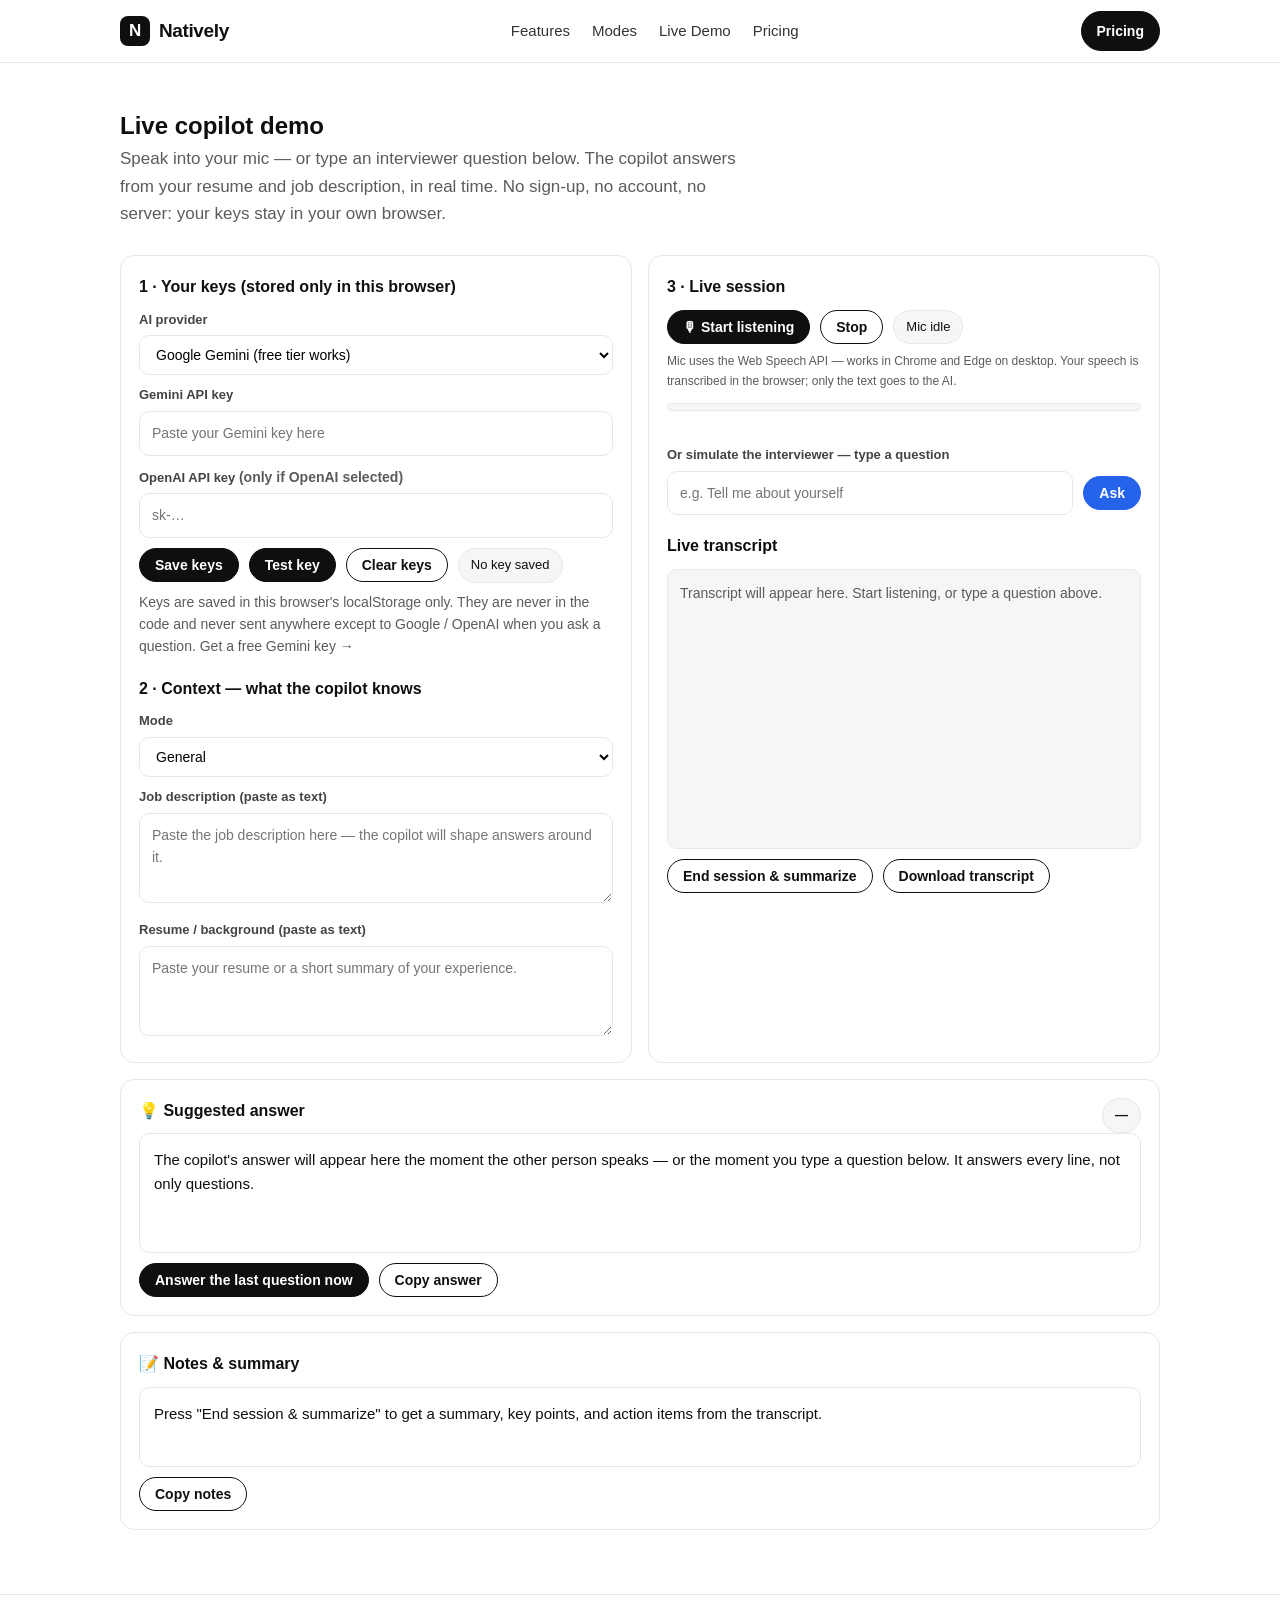
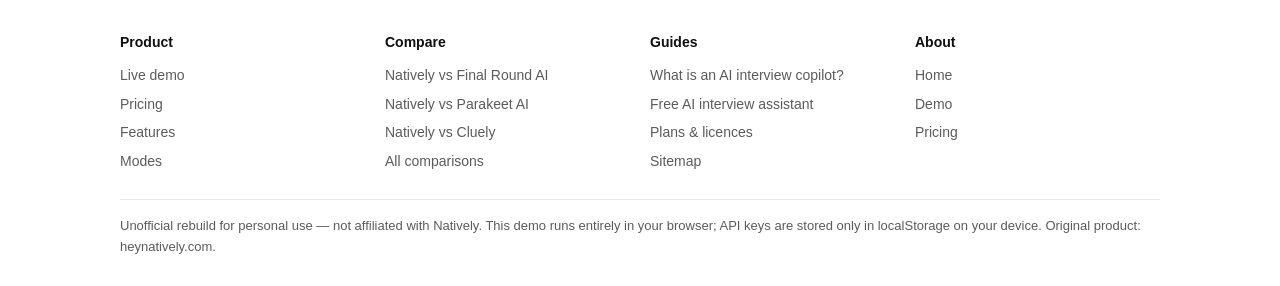
<file: demo.html>
<!DOCTYPE html>
<html lang="en">
<head>
<meta charset="UTF-8">
<meta name="viewport" content="width=device-width, initial-scale=1.0">
<title>Live AI Interview Copilot Demo — Try It Free in Your Browser | Natively</title>
<meta name="description" content="Try a working AI interview copilot in your browser: live mic transcription, real-time answers from your resume and job description, notes and summaries. Free, no sign-up — bring your own Gemini or OpenAI key.">
<link rel="canonical" href="https://natively-clone.pages.dev/demo">
<meta property="og:type" content="website">
<meta property="og:site_name" content="Natively">
<meta property="og:title" content="Live AI Interview Copilot Demo — Try It Free in Your Browser">
<meta property="og:description" content="A working AI copilot in your browser: live mic transcription, real-time answers from your resume and job description, notes and summaries. Bring your own key.">
<meta property="og:url" content="https://natively-clone.pages.dev/demo">
<meta name="twitter:card" content="summary">
<meta name="twitter:title" content="Live AI Interview Copilot Demo — Try It Free in Your Browser">
<meta name="twitter:description" content="A working AI copilot in your browser: live mic transcription, real-time answers from your resume and job description, notes and summaries. Bring your own key.">
<script type="application/ld+json">
{"@context":"https://schema.org","@type":"SoftwareApplication","name":"Natively — Live Copilot Demo","applicationCategory":"BusinessApplication","operatingSystem":"Web","url":"https://natively-clone.pages.dev/demo","description":"A working AI copilot in your browser: live mic transcription, real-time answers from your resume and job description, notes and summaries. Bring your own API key.","offers":{"@type":"Offer","price":"0","priceCurrency":"USD"}}
</script>
<link rel="stylesheet" href="styles.css">
<link rel="icon" href="data:image/svg+xml,<svg xmlns='http://www.w3.org/2000/svg' viewBox='0 0 100 100'><rect width='100' height='100' rx='22' fill='%230f0f0f'/><text x='50' y='68' font-size='52' font-family='Arial' font-weight='bold' fill='white' text-anchor='middle'>N</text></svg>">
</head>
<body>
<header class="site">
  <div class="wrap nav">
    <a class="logo" href="index.html"><span class="mark">N</span> Natively</a>
    <nav class="nav-links">
      <a href="index.html#features">Features</a>
      <a href="index.html#modes">Modes</a>
      <a href="demo.html">Live Demo</a>
      <a href="pricing.html">Pricing</a>
    </nav>
    <a class="btn small" href="pricing.html" style="margin-left:auto">Pricing</a>
  </div>
</header>

<section style="padding-top:44px">
  <div class="wrap">
    <h1>Live copilot demo</h1>
    <p class="lede">Speak into your mic — or type an interviewer question below. The copilot answers from your resume and job description, in real time. No sign-up, no account, no server: your keys stay in your own browser.</p>

    <div class="demo-grid">
      <!-- Setup -->
      <div class="panel">
        <h3>1 · Your keys (stored only in this browser)</h3>
        <label for="provider">AI provider</label>
        <select id="provider">
          <option value="gemini">Google Gemini (free tier works)</option>
          <option value="openai">OpenAI</option>
        </select>
        <label for="geminiKey">Gemini API key</label>
        <input type="password" id="geminiKey" placeholder="Paste your Gemini key here" autocomplete="off">
        <label for="openaiKey">OpenAI API key <span class="muted">(only if OpenAI selected)</span></label>
        <input type="password" id="openaiKey" placeholder="sk-…" autocomplete="off">
        <div class="row" style="margin-top:10px">
          <button class="btn small" id="saveKeys">Save keys</button>
          <button class="btn small" id="testKey">Test key</button>
          <button class="btn small ghost" id="clearKeys">Clear keys</button>
          <span class="status" id="keyStatus">No key saved</span>
        </div>
        <p class="muted" style="margin-top:8px">Keys are saved in this browser's localStorage only. They are never in the code and never sent anywhere except to Google / OpenAI when you ask a question. <a href="https://aistudio.google.com/apikey" target="_blank" rel="noopener">Get a free Gemini key →</a></p>

        <h3 style="margin-top:18px">2 · Context — what the copilot knows</h3>
        <label for="mode">Mode</label>
        <select id="mode">
          <option value="general">General</option>
          <option value="technical">Technical Interview</option>
          <option value="sales">Sales Mode</option>
          <option value="recruiting">Recruiting</option>
          <option value="jobsearch">Looking for Work</option>
          <option value="team">Team Meet</option>
          <option value="lecture">Lecture Mode</option>
          <option value="seminar">Seminar</option>
          <option value="callcenter">Call Center</option>
        </select>
        <label for="jd">Job description (paste as text)</label>
        <textarea id="jd" placeholder="Paste the job description here — the copilot will shape answers around it."></textarea>
        <label for="resume">Resume / background (paste as text)</label>
        <textarea id="resume" placeholder="Paste your resume or a short summary of your experience."></textarea>
      </div>

      <!-- Live session -->
      <div class="panel">
        <h3>3 · Live session</h3>
        <div class="row">
          <button class="btn small" id="startBtn">🎙 Start listening</button>
          <button class="btn small ghost" id="stopBtn" disabled>Stop</button>
          <span class="status" id="micStatus">Mic idle</span>
        </div>
        <p class="kbd-note" style="margin-top:8px">Mic uses the Web Speech API — works in Chrome and Edge on desktop. Your speech is transcribed in the browser; only the text goes to the AI.</p>
        <div class="meter" style="margin:12px 0 4px"><i id="micBar"></i></div>
        <p class="muted" id="interim" style="min-height:20px"></p>

        <label for="simInput">Or simulate the interviewer — type a question</label>
        <div class="row">
          <input type="text" id="simInput" placeholder='e.g. Tell me about yourself' style="flex:1">
          <button class="btn small blue" id="askBtn">Ask</button>
        </div>

        <h3 style="margin-top:18px">Live transcript</h3>
        <div class="log" id="log"><div class="line muted">Transcript will appear here. Start listening, or type a question above.</div></div>
        <div class="row" style="margin-top:10px">
          <button class="btn small ghost" id="summarizeBtn">End session &amp; summarize</button>
          <button class="btn small ghost" id="downloadBtn">Download transcript</button>
        </div>
      </div>

      <!-- Answer -->
      <div class="panel full">
        <h3>💡 Suggested answer <span class="status" id="latency" style="float:right">—</span></h3>
        <div class="answer-box" id="answerBox">The copilot's answer will appear here the moment the other person speaks — or the moment you type a question below. It answers every line, not only questions.</div>
        <div class="row" style="margin-top:10px">
          <button class="btn small" id="answerBtn">Answer the last question now</button>
          <button class="btn small ghost" id="copyAnswer">Copy answer</button>
        </div>
      </div>

      <!-- Notes -->
      <div class="panel full">
        <h3>📝 Notes &amp; summary</h3>
        <div class="answer-box" id="notesBox" style="min-height:80px">Press "End session &amp; summarize" to get a summary, key points, and action items from the transcript.</div>
        <div class="row" style="margin-top:10px">
          <button class="btn small ghost" id="copyNotes">Copy notes</button>
        </div>
      </div>
    </div>
  </div>
</section>

<footer>
  <div class="wrap">
    <div class="foot-grid">
      <div><h4>Product</h4><a href="demo.html">Live demo</a><a href="pricing.html">Pricing</a><a href="index.html#features">Features</a><a href="index.html#modes">Modes</a></div>
      <div><h4>Compare</h4><a href="compare.html">Natively vs Final Round AI</a><a href="compare.html">Natively vs Parakeet AI</a><a href="compare.html">Natively vs Cluely</a><a href="compare.html">All comparisons</a></div>
      <div><h4>Guides</h4><a href="ai-interview-copilot.html">What is an AI interview copilot?</a><a href="free-interview-assistant.html">Free AI interview assistant</a><a href="pricing.html">Plans &amp; licences</a><a href="sitemap.xml">Sitemap</a></div>
      <div><h4>About</h4><a href="index.html">Home</a><a href="demo.html">Demo</a><a href="pricing.html">Pricing</a></div>
    </div>
    <p class="disclaimer">Unofficial rebuild for personal use — not affiliated with Natively. This demo runs entirely in your browser; API keys are stored only in localStorage on your device. Original product: heynatively.com.</p>
  </div>
</footer>
<script src="demo.js"></script>
</body>
</html>
</file>
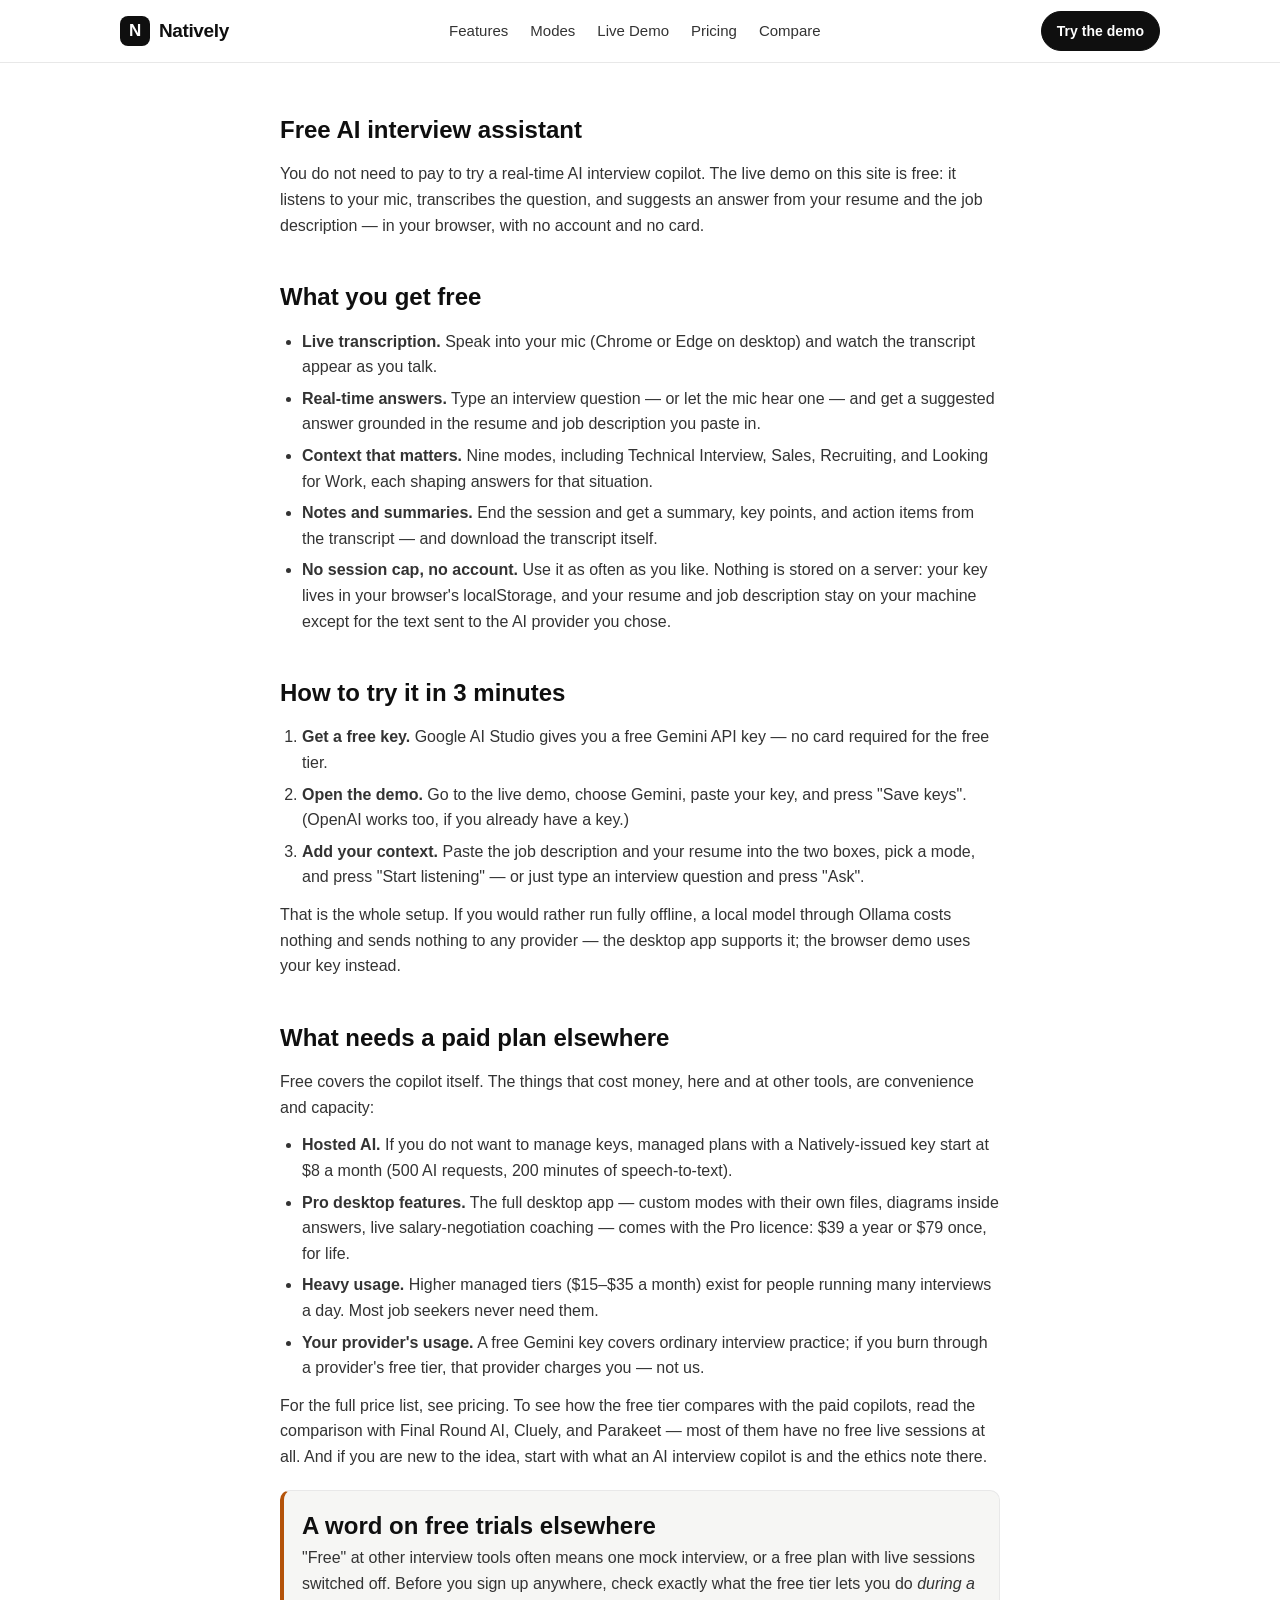
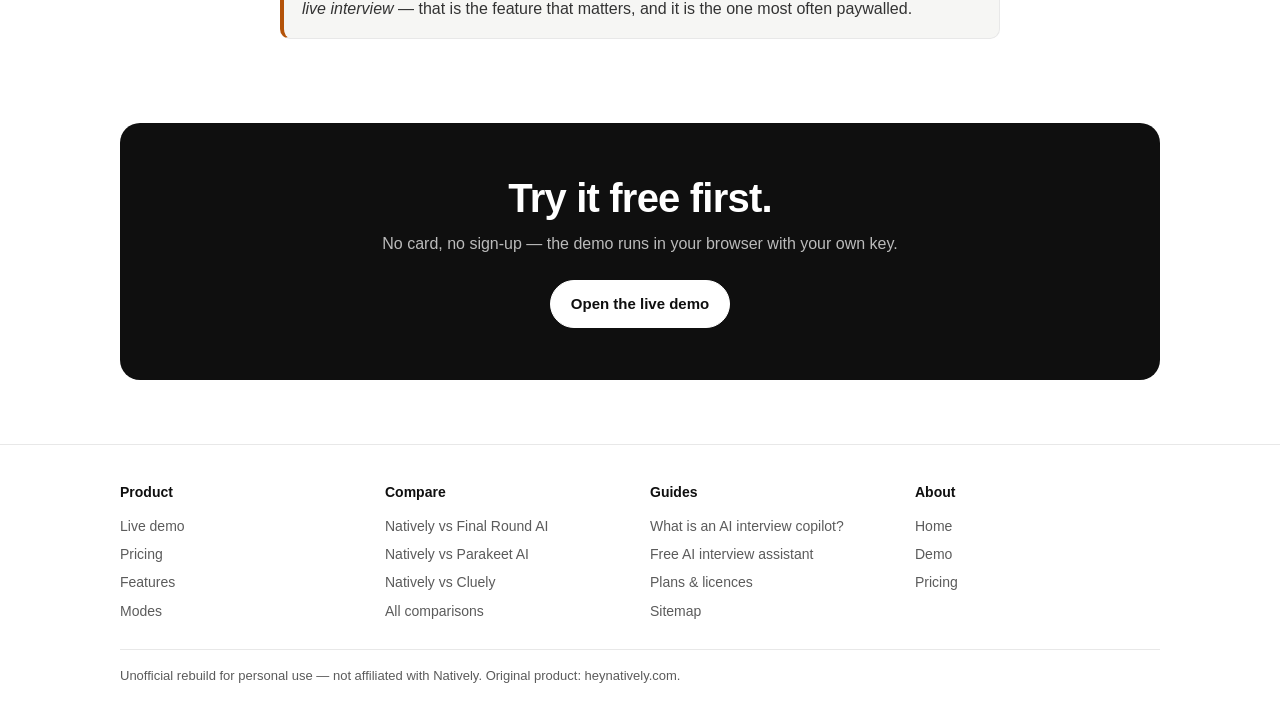
<file: free-interview-assistant.html>
<!DOCTYPE html>
<html lang="en">
<head>
<meta charset="UTF-8">
<meta name="viewport" content="width=device-width, initial-scale=1.0">
<title>Free AI Interview Assistant — No Sign-up, Bring Your Own Key | Natively</title>
<meta name="description" content="A free AI interview assistant that runs in your browser: live transcription, real-time answers from your resume and job description, notes and summaries. No sign-up, no card — bring your own free Gemini key.">
<link rel="canonical" href="https://natively-clone.pages.dev/free-interview-assistant">
<meta property="og:type" content="website">
<meta property="og:site_name" content="Natively">
<meta property="og:title" content="Free AI Interview Assistant — No Sign-up, Bring Your Own Key">
<meta property="og:description" content="A free AI interview assistant in your browser: live transcription, real-time answers from your resume and job description, notes and summaries. No sign-up, no card.">
<meta property="og:url" content="https://natively-clone.pages.dev/free-interview-assistant">
<meta name="twitter:card" content="summary">
<meta name="twitter:title" content="Free AI Interview Assistant — No Sign-up, Bring Your Own Key">
<meta name="twitter:description" content="A free AI interview assistant in your browser: live transcription, real-time answers from your resume and job description, notes and summaries.">
<script type="application/ld+json">
{"@context":"https://schema.org","@type":"SoftwareApplication","name":"Natively — Free AI Interview Assistant","applicationCategory":"BusinessApplication","operatingSystem":"Web","url":"https://natively-clone.pages.dev/free-interview-assistant","description":"A free AI interview assistant that runs in your browser: live transcription, real-time answers from your resume and job description, notes and summaries. No sign-up, no card — bring your own free Gemini key.","offers":{"@type":"Offer","price":"0","priceCurrency":"USD"}}
</script>
<script type="application/ld+json">
{"@context":"https://schema.org","@type":"FAQPage","mainEntity":[
{"@type":"Question","name":"Is the AI interview assistant really free?","acceptedAnswer":{"@type":"Answer","text":"Yes. The live demo on this site is free: no account, no card, no session cap. You bring your own API key — a free Gemini key from Google AI Studio works — or run a local model through Ollama at no cost."}},
{"@type":"Question","name":"Do I need to sign up or install anything?","acceptedAnswer":{"@type":"Answer","text":"No. The demo runs entirely in your browser. Your API key is stored only in your browser's localStorage, and your resume and job description never leave your machine except as text sent to the AI provider you chose."}},
{"@type":"Question","name":"What is not free?","acceptedAnswer":{"@type":"Answer","text":"Hosted convenience costs money: managed plans with a Natively-issued key start at $8 a month, and the Pro desktop licence is $39 a year or $79 lifetime. Your AI provider may also charge for usage beyond its free tier. See the pricing page for the full list."}}
]}
</script>
<link rel="stylesheet" href="styles.css">
<link rel="icon" href="data:image/svg+xml,<svg xmlns='http://www.w3.org/2000/svg' viewBox='0 0 100 100'><rect width='100' height='100' rx='22' fill='%230f0f0f'/><text x='50' y='68' font-size='52' font-family='Arial' font-weight='bold' fill='white' text-anchor='middle'>N</text></svg>">
</head>
<body>
<header class="site">
  <div class="wrap nav">
    <a class="logo" href="index.html"><span class="mark">N</span> Natively</a>
    <nav class="nav-links">
      <a href="index.html#features">Features</a>
      <a href="index.html#modes">Modes</a>
      <a href="demo.html">Live Demo</a>
      <a href="pricing.html">Pricing</a>
      <a href="compare.html">Compare</a>
    </nav>
    <a class="btn small" href="demo.html" style="margin-left:auto">Try the demo</a>
  </div>
</header>

<article class="wrap article" style="padding-top:48px">
  <h1>Free AI interview assistant</h1>
  <p class="lede">You do not need to pay to try a real-time AI interview copilot. The <a href="demo.html">live demo on this site</a> is free: it listens to your mic, transcribes the question, and suggests an answer from your resume and the job description — in your browser, with no account and no card.</p>

  <h2>What you get free</h2>
  <ul>
    <li><strong>Live transcription.</strong> Speak into your mic (Chrome or Edge on desktop) and watch the transcript appear as you talk.</li>
    <li><strong>Real-time answers.</strong> Type an interview question — or let the mic hear one — and get a suggested answer grounded in the resume and job description you paste in.</li>
    <li><strong>Context that matters.</strong> Nine modes, including Technical Interview, Sales, Recruiting, and Looking for Work, each shaping answers for that situation.</li>
    <li><strong>Notes and summaries.</strong> End the session and get a summary, key points, and action items from the transcript — and download the transcript itself.</li>
    <li><strong>No session cap, no account.</strong> Use it as often as you like. Nothing is stored on a server: your key lives in your browser's localStorage, and your resume and job description stay on your machine except for the text sent to the AI provider you chose.</li>
  </ul>

  <h2>How to try it in 3 minutes</h2>
  <ol>
    <li><strong>Get a free key.</strong> <a href="https://aistudio.google.com/apikey" target="_blank" rel="noopener">Google AI Studio</a> gives you a free Gemini API key — no card required for the free tier.</li>
    <li><strong>Open the demo.</strong> Go to the <a href="demo.html">live demo</a>, choose Gemini, paste your key, and press "Save keys". (OpenAI works too, if you already have a key.)</li>
    <li><strong>Add your context.</strong> Paste the job description and your resume into the two boxes, pick a mode, and press "Start listening" — or just type an interview question and press "Ask".</li>
  </ol>
  <p>That is the whole setup. If you would rather run fully offline, a local model through Ollama costs nothing and sends nothing to any provider — the desktop app supports it; the browser demo uses your key instead.</p>

  <h2>What needs a paid plan elsewhere</h2>
  <p>Free covers the copilot itself. The things that cost money, here and at other tools, are convenience and capacity:</p>
  <ul>
    <li><strong>Hosted AI.</strong> If you do not want to manage keys, managed plans with a Natively-issued key start at <a href="pricing.html">$8 a month</a> (500 AI requests, 200 minutes of speech-to-text).</li>
    <li><strong>Pro desktop features.</strong> The full desktop app — custom modes with their own files, diagrams inside answers, live salary-negotiation coaching — comes with the Pro licence: $39 a year or $79 once, for life.</li>
    <li><strong>Heavy usage.</strong> Higher managed tiers ($15–$35 a month) exist for people running many interviews a day. Most job seekers never need them.</li>
    <li><strong>Your provider's usage.</strong> A free Gemini key covers ordinary interview practice; if you burn through a provider's free tier, that provider charges you — not us.</li>
  </ul>
  <p>For the full price list, see <a href="pricing.html">pricing</a>. To see how the free tier compares with the paid copilots, read the <a href="compare.html">comparison with Final Round AI, Cluely, and Parakeet</a> — most of them have no free live sessions at all. And if you are new to the idea, start with <a href="ai-interview-copilot.html">what an AI interview copilot is</a> and the ethics note there.</p>

  <div class="callout">
    <h2 style="margin-top:0">A word on free trials elsewhere</h2>
    <p>"Free" at other interview tools often means one mock interview, or a free plan with live sessions switched off. Before you sign up anywhere, check exactly what the free tier lets you do <em>during a live interview</em> — that is the feature that matters, and it is the one most often paywalled.</p>
  </div>
</article>

<section>
  <div class="wrap">
    <div class="cta-final">
      <h2>Try it free first.</h2>
      <p>No card, no sign-up — the demo runs in your browser with your own key.</p>
      <a class="btn" href="demo.html">Open the live demo</a>
    </div>
  </div>
</section>

<footer>
  <div class="wrap">
    <div class="foot-grid">
      <div><h4>Product</h4><a href="demo.html">Live demo</a><a href="pricing.html">Pricing</a><a href="index.html#features">Features</a><a href="index.html#modes">Modes</a></div>
      <div><h4>Compare</h4><a href="compare.html">Natively vs Final Round AI</a><a href="compare.html">Natively vs Parakeet AI</a><a href="compare.html">Natively vs Cluely</a><a href="compare.html">All comparisons</a></div>
      <div><h4>Guides</h4><a href="ai-interview-copilot.html">What is an AI interview copilot?</a><a href="free-interview-assistant.html">Free AI interview assistant</a><a href="pricing.html">Plans &amp; licences</a><a href="sitemap.xml">Sitemap</a></div>
      <div><h4>About</h4><a href="index.html">Home</a><a href="demo.html">Demo</a><a href="pricing.html">Pricing</a></div>
    </div>
    <p class="disclaimer">Unofficial rebuild for personal use — not affiliated with Natively. Original product: heynatively.com.</p>
  </div>
</footer>
</body>
</html>
</file>
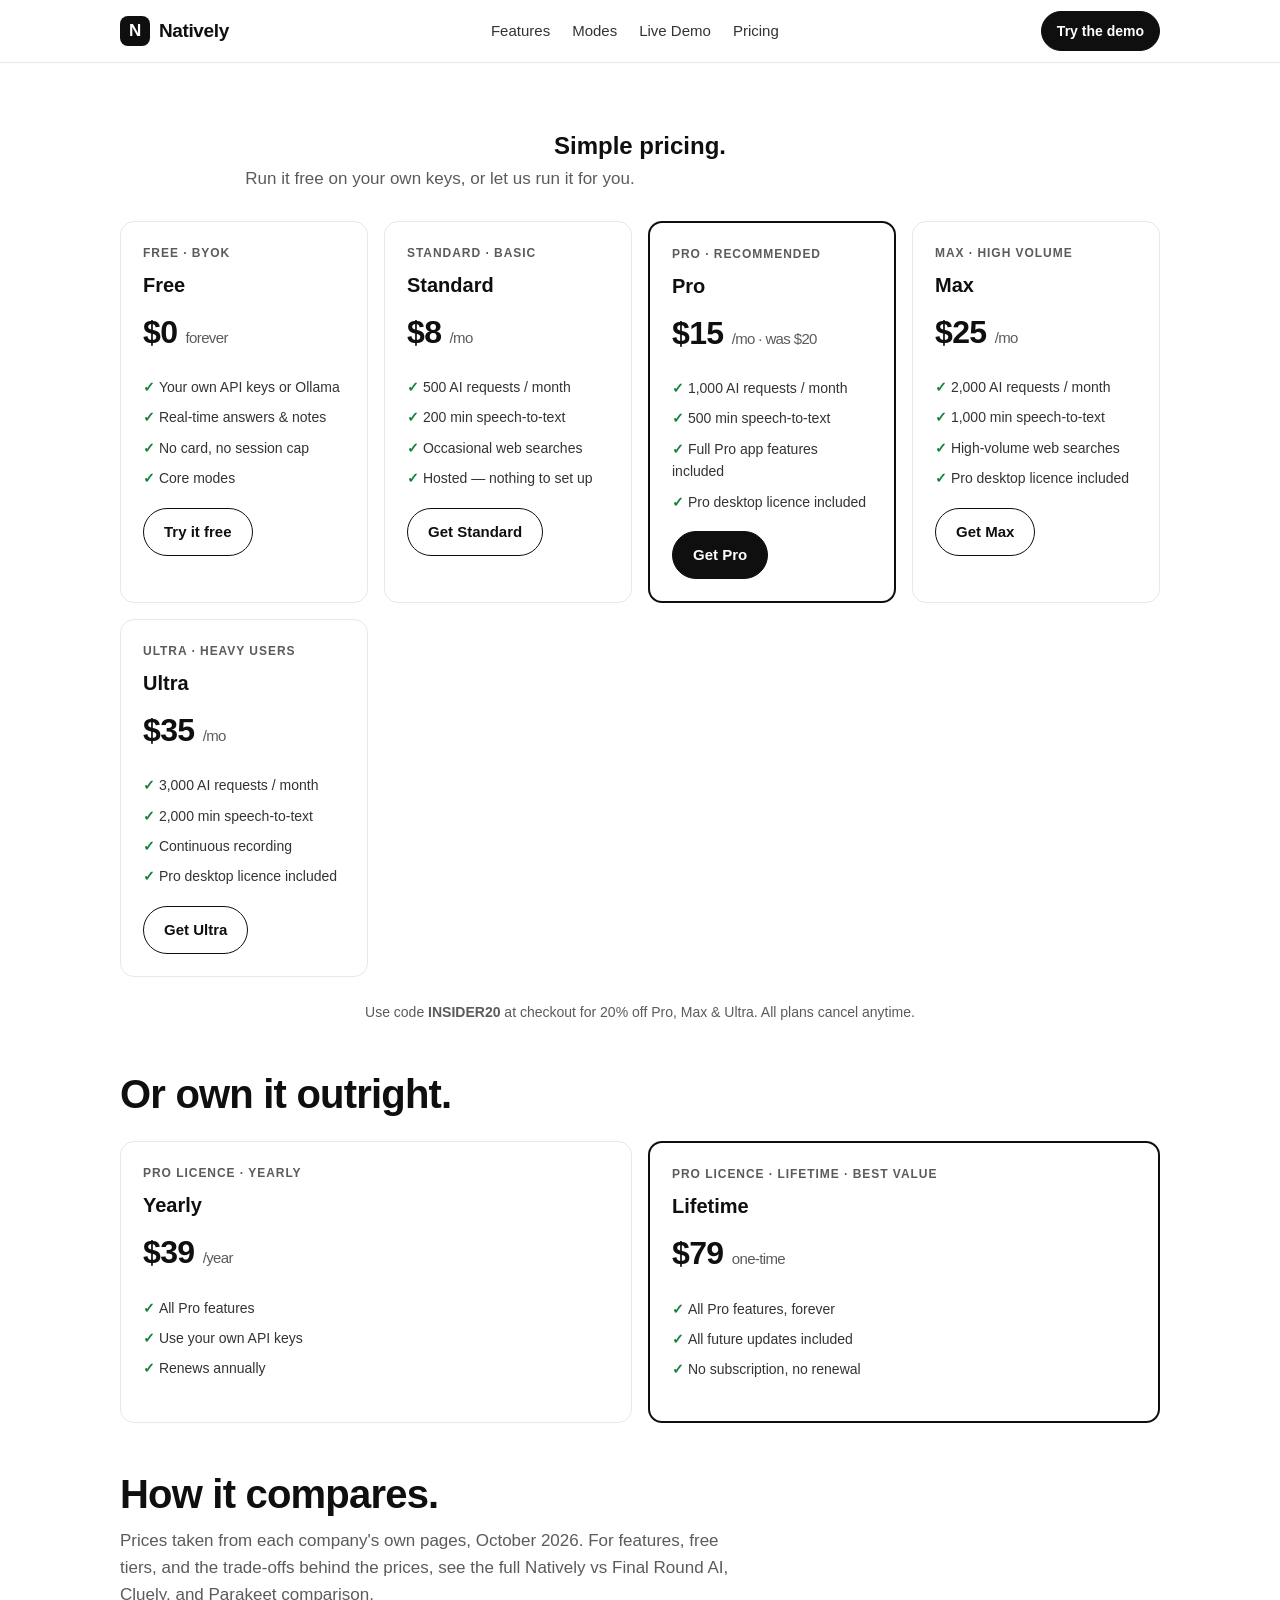
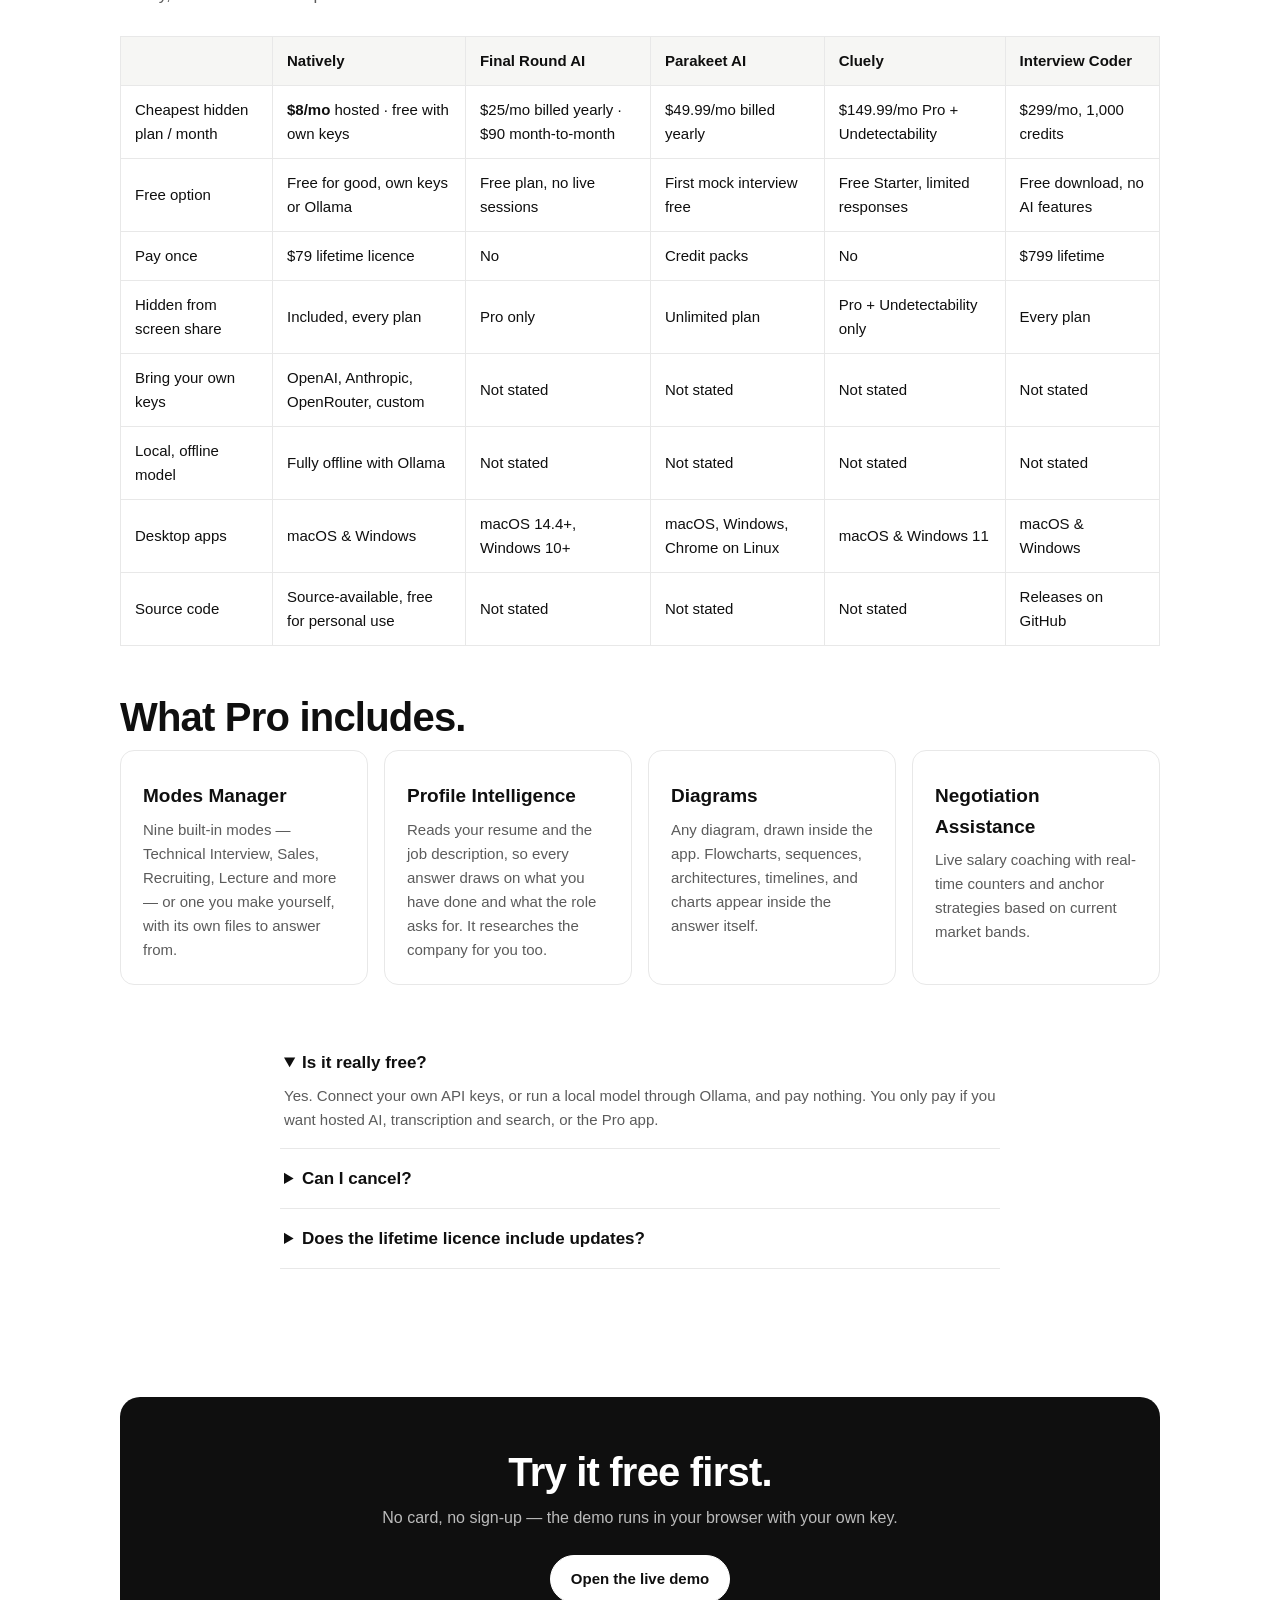
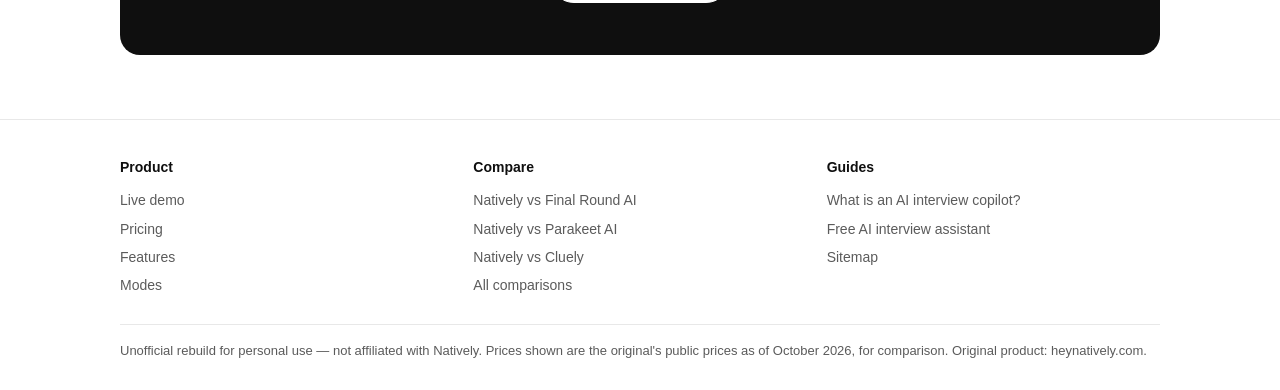
<file: pricing.html>
<!DOCTYPE html>
<html lang="en">
<head>
<meta charset="UTF-8">
<meta name="viewport" content="width=device-width, initial-scale=1.0">
<title>Pricing — Free AI Interview Copilot &amp; Managed Plans from $8/mo | Natively</title>
<meta name="description" content="Natively pricing: free forever with your own API keys or a local model, managed plans from $8/month, or a Pro licence for $39/year or $79 lifetime. No card to try the demo.">
<link rel="canonical" href="https://natively-clone.pages.dev/pricing">
<meta property="og:type" content="website">
<meta property="og:site_name" content="Natively">
<meta property="og:title" content="Pricing — Free AI Interview Copilot &amp; Managed Plans from $8/mo">
<meta property="og:description" content="Free forever with your own API keys or a local model, managed plans from $8/month, or a Pro licence for $39/year or $79 lifetime.">
<meta property="og:url" content="https://natively-clone.pages.dev/pricing">
<meta name="twitter:card" content="summary">
<meta name="twitter:title" content="Pricing — Free AI Interview Copilot &amp; Managed Plans from $8/mo">
<meta name="twitter:description" content="Free forever with your own API keys or a local model, managed plans from $8/month, or a Pro licence for $39/year or $79 lifetime.">
<script type="application/ld+json">
{"@context":"https://schema.org","@type":"SoftwareApplication","name":"Natively","applicationCategory":"BusinessApplication","operatingSystem":"Web","url":"https://natively-clone.pages.dev/pricing","description":"Natively pricing: free forever with your own API keys or a local model, managed plans from $8/month, or a Pro licence for $39/year or $79 lifetime.","offers":[{"@type":"Offer","name":"Free (bring your own keys)","price":"0","priceCurrency":"USD"},{"@type":"Offer","name":"Standard","price":"8","priceCurrency":"USD"},{"@type":"Offer","name":"Pro","price":"15","priceCurrency":"USD"},{"@type":"Offer","name":"Pro licence — lifetime","price":"79","priceCurrency":"USD"}]}
</script>
<script type="application/ld+json">
{"@context":"https://schema.org","@type":"FAQPage","mainEntity":[
{"@type":"Question","name":"Is it really free?","acceptedAnswer":{"@type":"Answer","text":"Yes. Connect your own API keys, or run a local model through Ollama, and pay nothing. You only pay if you want hosted AI, transcription and search, or the Pro app."}},
{"@type":"Question","name":"Can I cancel?","acceptedAnswer":{"@type":"Answer","text":"Yes — monthly plans cancel anytime. The yearly licence renews yearly; the lifetime licence never renews."}},
{"@type":"Question","name":"Does the lifetime licence include updates?","acceptedAnswer":{"@type":"Answer","text":"Yes — all Pro features and all future updates, for one payment of $79."}}
]}
</script>
<link rel="stylesheet" href="styles.css">
<link rel="icon" href="data:image/svg+xml,<svg xmlns='http://www.w3.org/2000/svg' viewBox='0 0 100 100'><rect width='100' height='100' rx='22' fill='%230f0f0f'/><text x='50' y='68' font-size='52' font-family='Arial' font-weight='bold' fill='white' text-anchor='middle'>N</text></svg>">
</head>
<body>
<header class="site">
  <div class="wrap nav">
    <a class="logo" href="index.html"><span class="mark">N</span> Natively</a>
    <nav class="nav-links">
      <a href="index.html#features">Features</a>
      <a href="index.html#modes">Modes</a>
      <a href="demo.html">Live Demo</a>
      <a href="pricing.html">Pricing</a>
    </nav>
    <a class="btn small" href="demo.html" style="margin-left:auto">Try the demo</a>
  </div>
</header>

<section>
  <div class="wrap">
    <h1 class="center">Simple pricing.</h1>
    <p class="lede center">Run it free on your own keys, or let us run it for you.</p>

    <div class="tiers">
      <div class="tier">
        <div class="tag">Free · BYOK</div>
        <h3>Free</h3>
        <div class="p">$0 <small>forever</small></div>
        <ul><li>Your own API keys or Ollama</li><li>Real-time answers &amp; notes</li><li>No card, no session cap</li><li>Core modes</li></ul>
        <a class="btn ghost" href="demo.html">Try it free</a>
      </div>
      <div class="tier">
        <div class="tag">Standard · Basic</div>
        <h3>Standard</h3>
        <div class="p">$8 <small>/mo</small></div>
        <ul><li>500 AI requests / month</li><li>200 min speech-to-text</li><li>Occasional web searches</li><li>Hosted — nothing to set up</li></ul>
        <a class="btn ghost" href="demo.html">Get Standard</a>
      </div>
      <div class="tier hot">
        <div class="tag">Pro · Recommended</div>
        <h3>Pro</h3>
        <div class="p">$15 <small>/mo · was $20</small></div>
        <ul><li>1,000 AI requests / month</li><li>500 min speech-to-text</li><li>Full Pro app features included</li><li>Pro desktop licence included</li></ul>
        <a class="btn" href="demo.html">Get Pro</a>
      </div>
      <div class="tier">
        <div class="tag">Max · High volume</div>
        <h3>Max</h3>
        <div class="p">$25 <small>/mo</small></div>
        <ul><li>2,000 AI requests / month</li><li>1,000 min speech-to-text</li><li>High-volume web searches</li><li>Pro desktop licence included</li></ul>
        <a class="btn ghost" href="demo.html">Get Max</a>
      </div>
      <div class="tier">
        <div class="tag">Ultra · Heavy users</div>
        <h3>Ultra</h3>
        <div class="p">$35 <small>/mo</small></div>
        <ul><li>3,000 AI requests / month</li><li>2,000 min speech-to-text</li><li>Continuous recording</li><li>Pro desktop licence included</li></ul>
        <a class="btn ghost" href="demo.html">Get Ultra</a>
      </div>
    </div>
    <p class="center muted">Use code <b>INSIDER20</b> at checkout for 20% off Pro, Max &amp; Ultra. All plans cancel anytime.</p>

    <h2 style="margin-top:48px">Or own it outright.</h2>
    <div class="tiers">
      <div class="tier"><div class="tag">Pro licence · Yearly</div><h3>Yearly</h3><div class="p">$39 <small>/year</small></div><ul><li>All Pro features</li><li>Use your own API keys</li><li>Renews annually</li></ul></div>
      <div class="tier hot"><div class="tag">Pro licence · Lifetime · Best value</div><h3>Lifetime</h3><div class="p">$79 <small>one-time</small></div><ul><li>All Pro features, forever</li><li>All future updates included</li><li>No subscription, no renewal</li></ul></div>
    </div>

    <h2 style="margin-top:48px">How it compares.</h2>
    <p class="lede">Prices taken from each company's own pages, October 2026. For features, free tiers, and the trade-offs behind the prices, see the full <a href="compare.html">Natively vs Final Round AI, Cluely, and Parakeet comparison</a>.</p>
    <table class="price">
      <tr><th></th><th>Natively</th><th>Final Round AI</th><th>Parakeet AI</th><th>Cluely</th><th>Interview Coder</th></tr>
      <tr><td>Cheapest hidden plan / month</td><td><b>$8/mo</b> hosted · free with own keys</td><td>$25/mo billed yearly · $90 month-to-month</td><td>$49.99/mo billed yearly</td><td>$149.99/mo Pro + Undetectability</td><td>$299/mo, 1,000 credits</td></tr>
      <tr><td>Free option</td><td>Free for good, own keys or Ollama</td><td>Free plan, no live sessions</td><td>First mock interview free</td><td>Free Starter, limited responses</td><td>Free download, no AI features</td></tr>
      <tr><td>Pay once</td><td>$79 lifetime licence</td><td>No</td><td>Credit packs</td><td>No</td><td>$799 lifetime</td></tr>
      <tr><td>Hidden from screen share</td><td>Included, every plan</td><td>Pro only</td><td>Unlimited plan</td><td>Pro + Undetectability only</td><td>Every plan</td></tr>
      <tr><td>Bring your own keys</td><td>OpenAI, Anthropic, OpenRouter, custom</td><td>Not stated</td><td>Not stated</td><td>Not stated</td><td>Not stated</td></tr>
      <tr><td>Local, offline model</td><td>Fully offline with Ollama</td><td>Not stated</td><td>Not stated</td><td>Not stated</td><td>Not stated</td></tr>
      <tr><td>Desktop apps</td><td>macOS &amp; Windows</td><td>macOS 14.4+, Windows 10+</td><td>macOS, Windows, Chrome on Linux</td><td>macOS &amp; Windows 11</td><td>macOS &amp; Windows</td></tr>
      <tr><td>Source code</td><td>Source-available, free for personal use</td><td>Not stated</td><td>Not stated</td><td>Not stated</td><td>Releases on GitHub</td></tr>
    </table>

    <h2 style="margin-top:48px">What Pro includes.</h2>
    <div class="feats">
      <div class="feat"><h3>Modes Manager</h3><p>Nine built-in modes — Technical Interview, Sales, Recruiting, Lecture and more — or one you make yourself, with its own files to answer from.</p></div>
      <div class="feat"><h3>Profile Intelligence</h3><p>Reads your resume and the job description, so every answer draws on what you have done and what the role asks for. It researches the company for you too.</p></div>
      <div class="feat"><h3>Diagrams</h3><p>Any diagram, drawn inside the app. Flowcharts, sequences, architectures, timelines, and charts appear inside the answer itself.</p></div>
      <div class="feat"><h3>Negotiation Assistance</h3><p>Live salary coaching with real-time counters and anchor strategies based on current market bands.</p></div>
    </div>

    <div class="faq" style="margin-top:48px">
      <details open><summary>Is it really free?</summary><p>Yes. Connect your own API keys, or run a local model through Ollama, and pay nothing. You only pay if you want hosted AI, transcription and search, or the Pro app.</p></details>
      <details><summary>Can I cancel?</summary><p>Yes — monthly plans cancel anytime. The yearly licence renews yearly; the lifetime licence never renews.</p></details>
      <details><summary>Does the lifetime licence include updates?</summary><p>Yes — all Pro features and all future updates, for one payment of $79.</p></details>
    </div>
  </div>
</section>

<section>
  <div class="wrap">
    <div class="cta-final">
      <h2>Try it free first.</h2>
      <p>No card, no sign-up — the demo runs in your browser with your own key.</p>
      <a class="btn" href="demo.html">Open the live demo</a>
    </div>
  </div>
</section>

<footer>
  <div class="wrap">
    <div class="foot-grid">
      <div><h4>Product</h4><a href="demo.html">Live demo</a><a href="pricing.html">Pricing</a><a href="index.html#features">Features</a><a href="index.html#modes">Modes</a></div>
      <div><h4>Compare</h4><a href="compare.html">Natively vs Final Round AI</a><a href="compare.html">Natively vs Parakeet AI</a><a href="compare.html">Natively vs Cluely</a><a href="compare.html">All comparisons</a></div>
      <div><h4>Guides</h4><a href="ai-interview-copilot.html">What is an AI interview copilot?</a><a href="free-interview-assistant.html">Free AI interview assistant</a><a href="sitemap.xml">Sitemap</a></div>
    </div>
    <p class="disclaimer">Unofficial rebuild for personal use — not affiliated with Natively. Prices shown are the original's public prices as of October 2026, for comparison. Original product: heynatively.com.</p>
  </div>
</footer>
</body>
</html>
</file>
<file: styles.css>
:root{
  --bg:#ffffff; --ink:#0f0f0f; --muted:#5b5b5b; --line:#e8e8e8; --soft:#f6f6f4;
  --accent:#0f0f0f; --accent2:#2563eb; --good:#15803d; --warn:#b45309;
  --radius:14px; --max:1080px;
}
*{box-sizing:border-box;margin:0;padding:0}
html{scroll-behavior:smooth}
body{font-family:-apple-system,BlinkMacSystemFont,"Segoe UI",Roboto,Helvetica,Arial,sans-serif;color:var(--ink);background:var(--bg);line-height:1.6;-webkit-font-smoothing:antialiased}
a{color:inherit;text-decoration:none}
a:hover{color:var(--accent2)}
.wrap{max-width:var(--max);margin:0 auto;padding:0 20px}
header.site{position:sticky;top:0;background:rgba(255,255,255,.92);backdrop-filter:blur(8px);border-bottom:1px solid var(--line);z-index:50}
.nav{display:flex;align-items:center;gap:28px;height:62px}
.logo{display:flex;align-items:center;gap:9px;font-weight:800;font-size:19px;letter-spacing:-.02em}
.mark{width:30px;height:30px;border-radius:8px;background:var(--ink);color:#fff;display:inline-flex;align-items:center;justify-content:center;font-weight:800;font-size:17px}
.nav-links{display:flex;gap:22px;margin-left:auto;font-size:15px;color:#333}
.nav-links a:hover{color:var(--accent2)}
.btn{display:inline-block;background:var(--ink);color:#fff;padding:11px 20px;border-radius:999px;font-weight:600;font-size:15px;border:1px solid var(--ink);cursor:pointer}
.btn:hover{background:#222;color:#fff}
.btn.ghost{background:#fff;color:var(--ink)}
.btn.ghost:hover{border-color:var(--ink);color:var(--ink)}
.btn.blue{background:var(--accent2);border-color:var(--accent2)}
.btn.small{padding:8px 15px;font-size:14px}
.hero{padding:84px 0 40px;text-align:center}
.hero h1{font-size:clamp(40px,6vw,64px);line-height:1.05;letter-spacing:-.03em;font-weight:800}
.hero p.sub{font-size:19px;color:var(--muted);max-width:640px;margin:18px auto 28px}
.cta-row{display:flex;gap:12px;justify-content:center;flex-wrap:wrap}
.fine{font-size:13px;color:var(--muted);margin-top:14px}
.demo-shell{max-width:760px;margin:36px auto 0;background:var(--soft);border:1px solid var(--line);border-radius:var(--radius);padding:18px;text-align:left}
.chips{display:flex;gap:8px;flex-wrap:wrap;margin-bottom:12px}
.chip{border:1px solid var(--line);background:#fff;border-radius:999px;padding:6px 13px;font-size:13px;cursor:pointer}
.chip.on{background:var(--ink);color:#fff;border-color:var(--ink)}
.qa{background:#fff;border:1px solid var(--line);border-radius:10px;padding:14px 16px;min-height:96px}
.qa .q{color:var(--muted);font-size:14px;margin-bottom:6px}
.qa .a{font-size:15px}
.qa .a b{font-weight:700}
section{padding:64px 0}
section h2{font-size:clamp(28px,4vw,40px);letter-spacing:-.02em;line-height:1.15;margin-bottom:10px}
section .lede{color:var(--muted);font-size:17px;max-width:640px;margin-bottom:28px}
.center{text-align:center}
.center .lede{margin-left:auto;margin-right:auto}
.stats{display:grid;grid-template-columns:repeat(auto-fit,minmax(140px,1fr));gap:16px;margin-top:8px}
.stat{background:var(--soft);border:1px solid var(--line);border-radius:var(--radius);padding:20px}
.stat b{font-size:30px;display:block;letter-spacing:-.02em}
.stat span{color:var(--muted);font-size:14px}
.feats{display:grid;grid-template-columns:repeat(auto-fit,minmax(240px,1fr));gap:16px}
.feat{border:1px solid var(--line);border-radius:var(--radius);padding:22px}
.feat .n{font-size:13px;color:var(--muted);font-weight:700;letter-spacing:.08em}
.feat h3{font-size:19px;margin:8px 0 6px}
.feat p{color:var(--muted);font-size:15px}
.marquee{overflow:hidden;border-top:1px solid var(--line);border-bottom:1px solid var(--line);padding:16px 0;white-space:nowrap}
.marquee span{display:inline-block;font-size:20px;font-weight:700;color:#999;padding:0 26px;animation:scroll 22s linear infinite}
@keyframes scroll{from{transform:translateX(0)}to{transform:translateX(-50%)}}
.modes{display:grid;grid-template-columns:repeat(auto-fit,minmax(150px,1fr));gap:12px}
.mode{border:1px solid var(--line);border-radius:12px;padding:16px;font-weight:600;font-size:15px;background:var(--soft);cursor:pointer}
.mode.on{background:var(--ink);color:#fff}
.mode small{display:block;font-weight:400;color:var(--muted);font-size:13px;margin-top:4px}
.mode.on small{color:#ccc}
.quotes{display:grid;grid-template-columns:repeat(auto-fit,minmax(260px,1fr));gap:16px}
.quote{border:1px solid var(--line);border-radius:var(--radius);padding:20px;background:var(--soft)}
.quote p{font-size:16px}
.quote span{display:block;margin-top:10px;color:var(--muted);font-size:13px}
table.price{width:100%;border-collapse:collapse;margin:20px 0}
table.price th,table.price td{border:1px solid var(--line);padding:12px 14px;text-align:left;font-size:15px}
table.price th{background:var(--soft)}
.tiers{display:grid;grid-template-columns:repeat(auto-fit,minmax(220px,1fr));gap:16px;margin:24px 0}
.tier{border:1px solid var(--line);border-radius:var(--radius);padding:22px;position:relative}
.tier.hot{border:2px solid var(--ink)}
.tier .tag{font-size:12px;font-weight:700;letter-spacing:.08em;color:var(--muted);text-transform:uppercase}
.tier h3{font-size:20px;margin:6px 0}
.tier .p{font-size:32px;font-weight:800;letter-spacing:-.02em}
.tier .p small{font-size:15px;font-weight:400;color:var(--muted)}
.tier ul{list-style:none;margin:14px 0}
.tier li{font-size:14px;color:#333;padding:4px 0}
.tier li:before{content:"✓ ";color:var(--good);font-weight:700}
.faq{max-width:720px;margin:0 auto;text-align:left}
.faq details{border-bottom:1px solid var(--line);padding:16px 4px}
.faq summary{font-weight:700;font-size:17px;cursor:pointer}
.faq p{color:var(--muted);margin-top:8px;font-size:15px}
.cta-final{background:var(--ink);color:#fff;border-radius:20px;padding:52px 24px;text-align:center}
.cta-final h2{color:#fff}
.cta-final p{color:#bbb;margin:10px 0 24px}
.cta-final .btn{background:#fff;color:var(--ink);border-color:#fff}
footer{border-top:1px solid var(--line);padding:36px 0 28px;color:var(--muted);font-size:14px}
.foot-grid{display:grid;grid-template-columns:repeat(auto-fit,minmax(160px,1fr));gap:20px;margin-bottom:24px}
.foot-grid h4{color:var(--ink);font-size:14px;margin-bottom:8px}
.foot-grid a{display:block;padding:3px 0}
.disclaimer{font-size:13px;border-top:1px solid var(--line);padding-top:16px}
/* demo page */
.demo-grid{display:grid;grid-template-columns:1fr 1fr;gap:16px}
@media(max-width:820px){.demo-grid{grid-template-columns:1fr}.nav-links{display:none}}
.panel{border:1px solid var(--line);border-radius:var(--radius);padding:18px;background:#fff}
.panel h3{font-size:16px;margin-bottom:10px}
.panel.full{grid-column:1/-1}
textarea,input[type=text],input[type=password],select{width:100%;border:1px solid var(--line);border-radius:10px;padding:10px 12px;font:inherit;font-size:14px;background:#fff}
textarea{min-height:90px;resize:vertical}
label{display:block;font-size:13px;font-weight:600;color:#444;margin:10px 0 5px}
.row{display:flex;gap:10px;flex-wrap:wrap;align-items:center}
.status{font-size:13px;padding:6px 12px;border-radius:999px;background:var(--soft);border:1px solid var(--line)}
.status.live{background:#dcfce7;border-color:#86efac;color:#166534}
.status.err{background:#fee2e2;border-color:#fca5a5;color:#991b1b}
.log{height:280px;overflow-y:auto;border:1px solid var(--line);border-radius:10px;padding:12px;background:var(--soft);font-size:14px}
.log .line{margin-bottom:8px}
.log .t{color:#999;font-size:12px;margin-right:6px}
.log .who{font-weight:700}
.log .q-line{background:#eef4ff;border-radius:8px;padding:8px}
.answer-box{min-height:120px;border:1px solid var(--line);border-radius:10px;padding:14px;background:#fff;font-size:15px;white-space:pre-wrap}
.meter{height:8px;background:var(--soft);border-radius:99px;overflow:hidden;border:1px solid var(--line)}
.meter i{display:block;height:100%;width:0%;background:var(--good)}
/* speed badge (index) */
.speed{padding:0 0 8px}
.speed-badge{max-width:760px;margin:0 auto;background:var(--soft);border:1px solid var(--line);border-radius:var(--radius);padding:16px 20px;text-align:center;font-weight:700;font-size:16px}
/* article pages */
.article{max-width:760px}
.article h2{margin-top:40px}
.article h3{margin-top:28px;font-size:20px}
.article p{margin:12px 0;color:#333}
.article ul,.article ol{margin:12px 0 12px 22px;color:#333}
.article li{margin:6px 0}
.article .callout{background:var(--soft);border:1px solid var(--line);border-left:4px solid var(--warn);border-radius:10px;padding:16px 18px;margin:20px 0}
.article .callout p{margin:0}
.article table{width:100%;border-collapse:collapse;margin:20px 0}
.article th,.article td{border:1px solid var(--line);padding:12px 14px;text-align:left;font-size:15px;vertical-align:top}
.article th{background:var(--soft)}
.article .lede{margin-bottom:8px}
.muted{color:var(--muted);font-size:14px}
.kbd-note{font-size:12px;color:var(--muted)}
</file>
